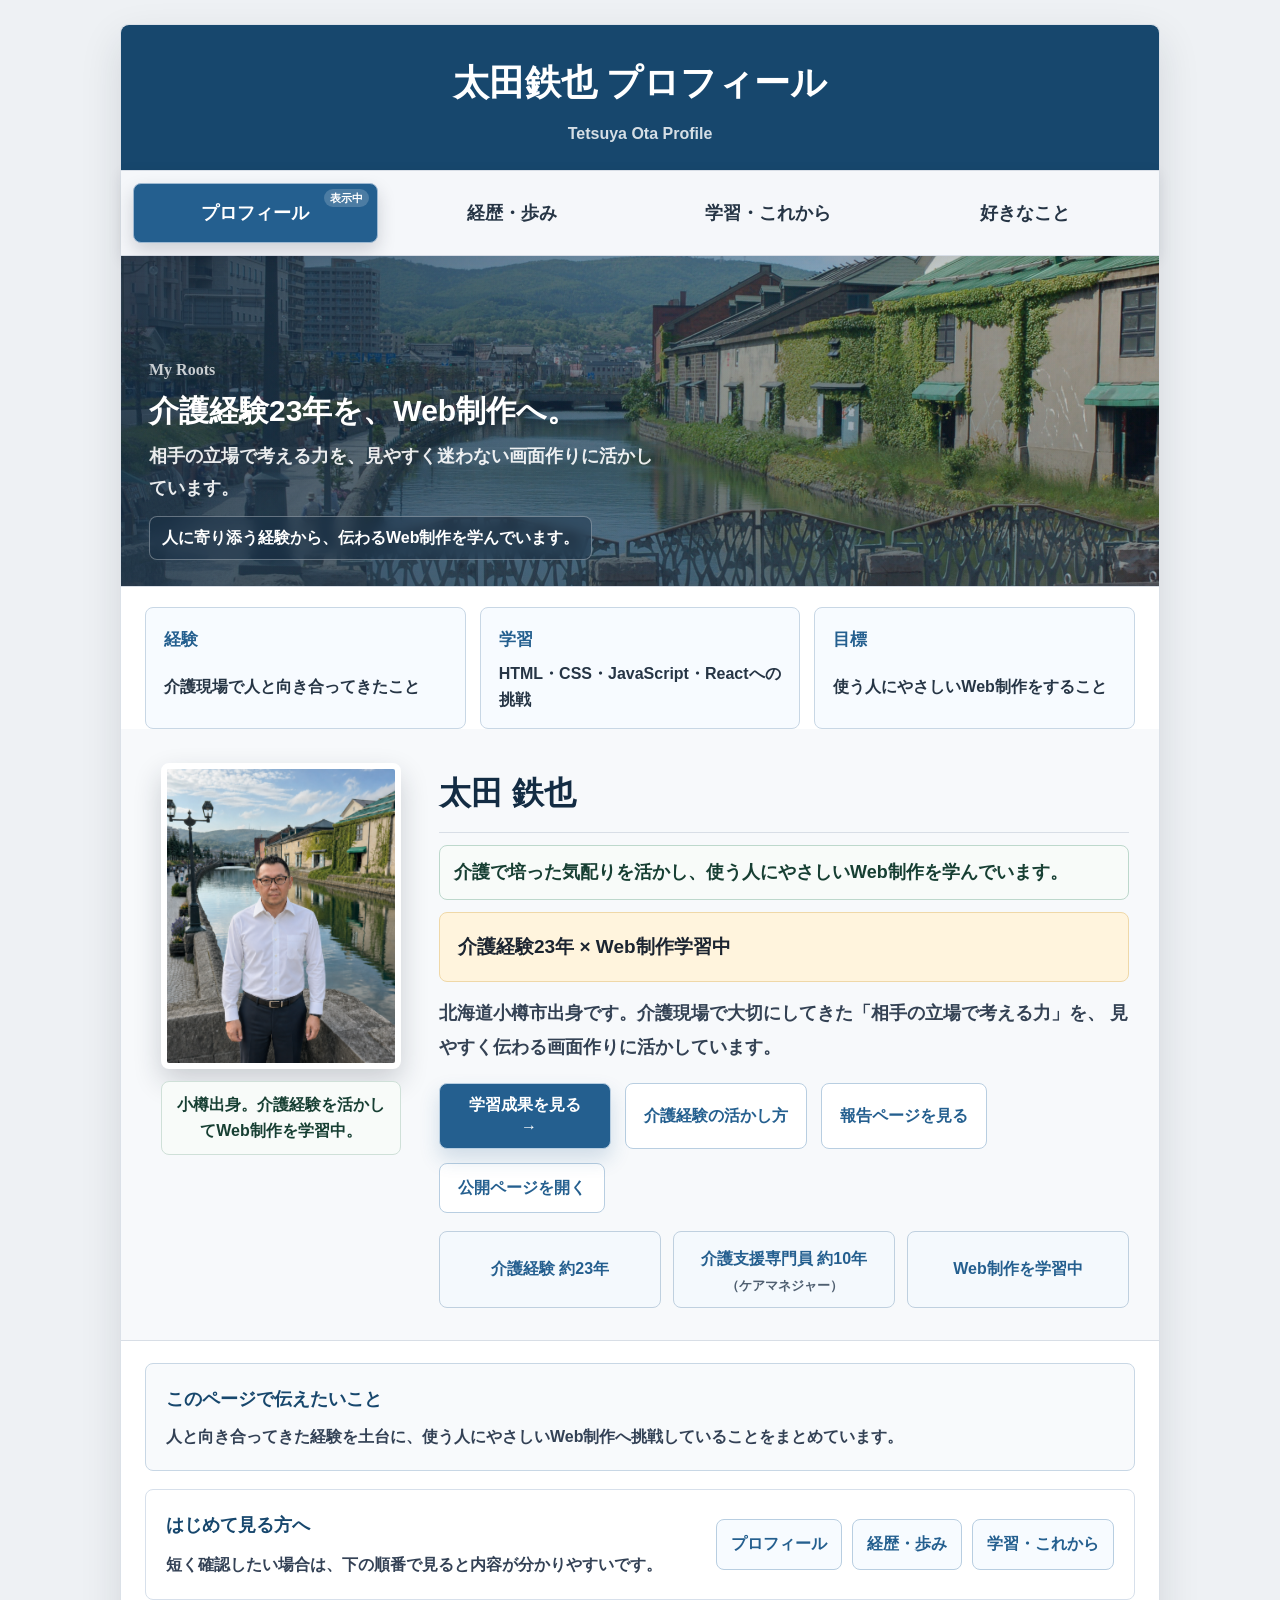
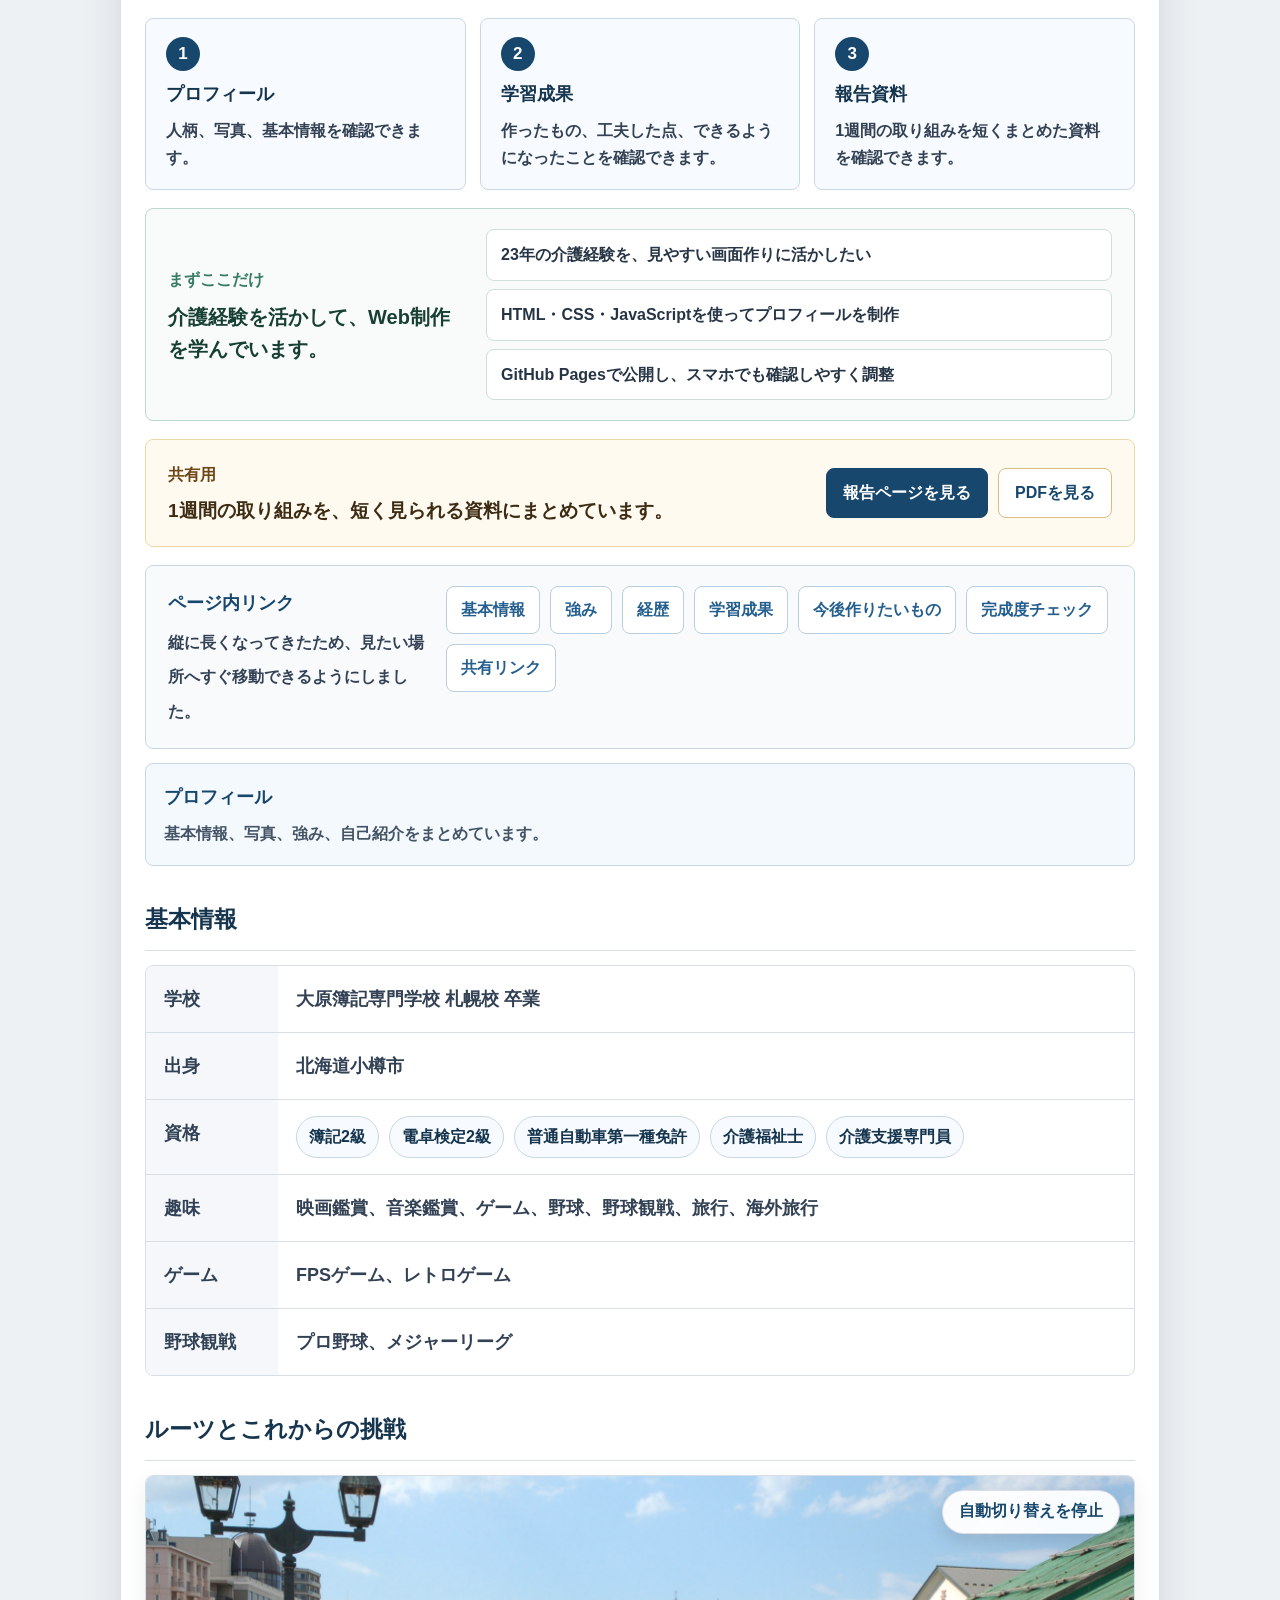
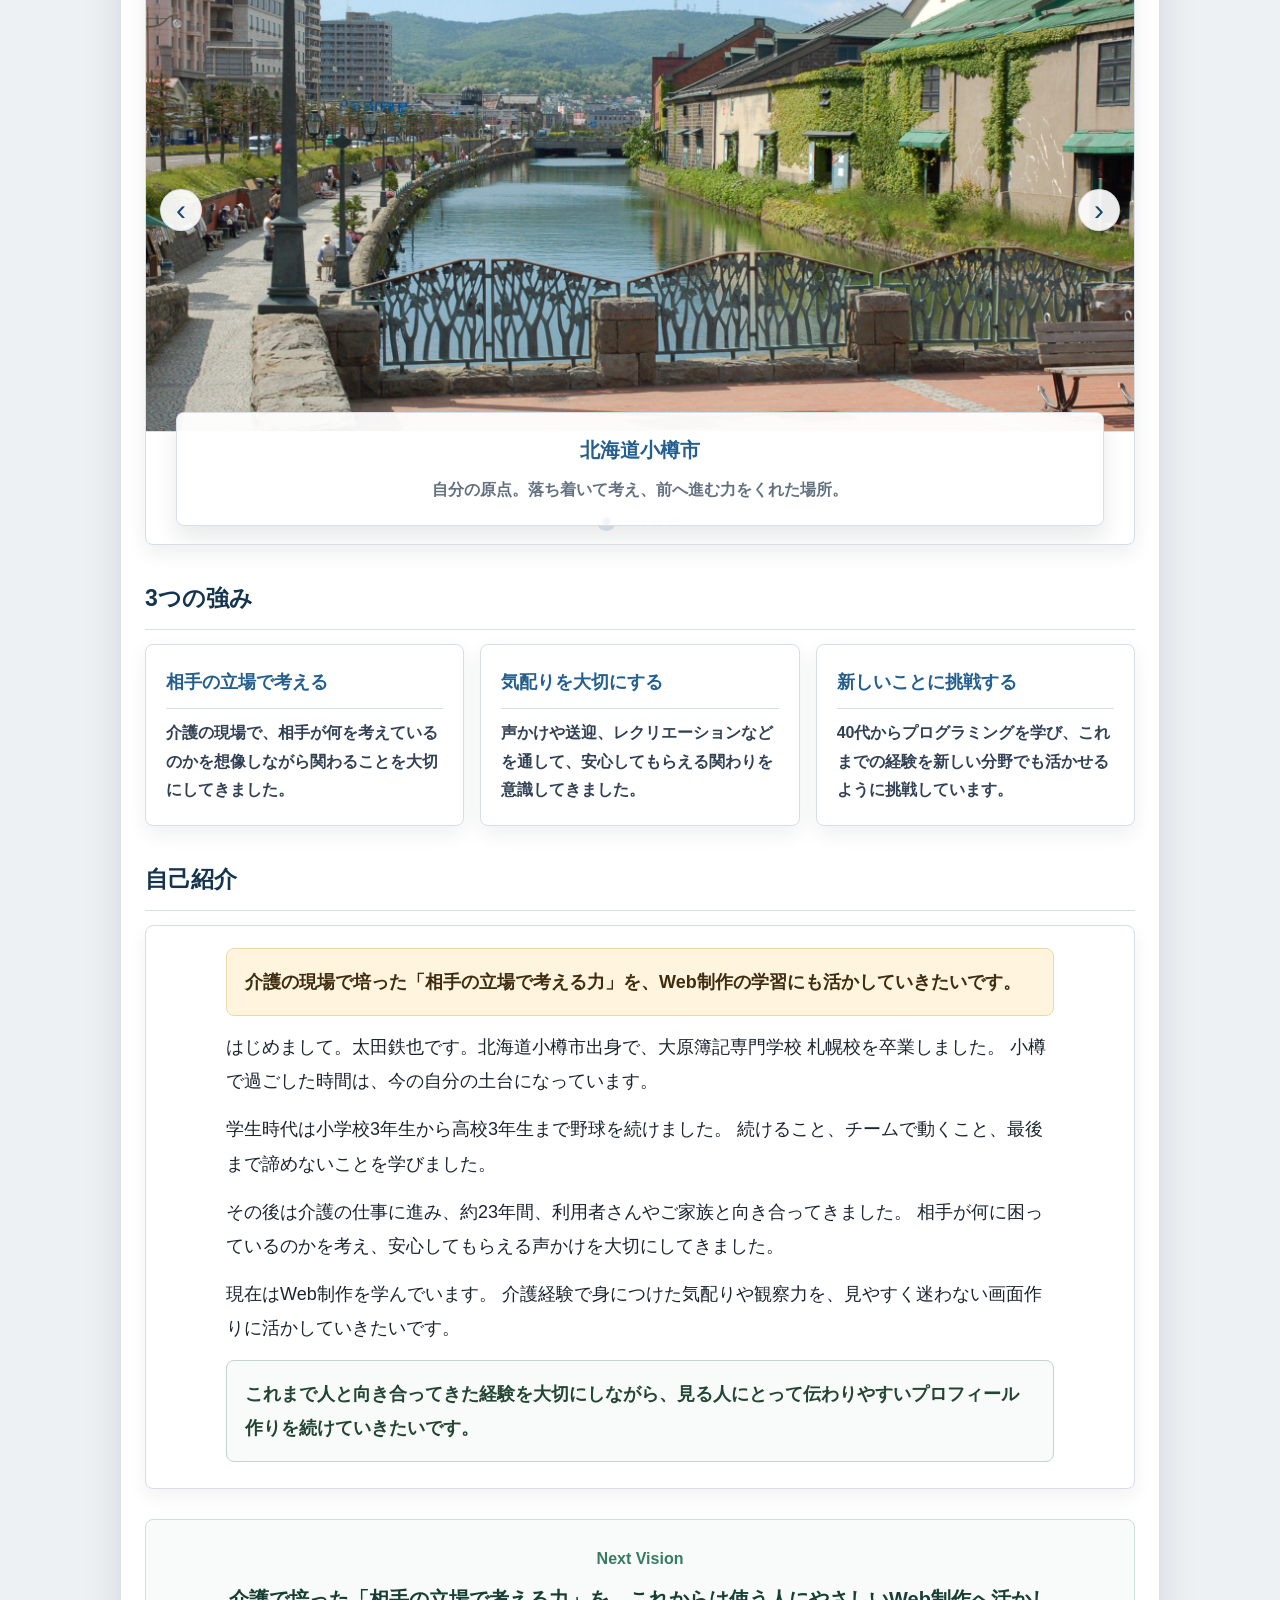
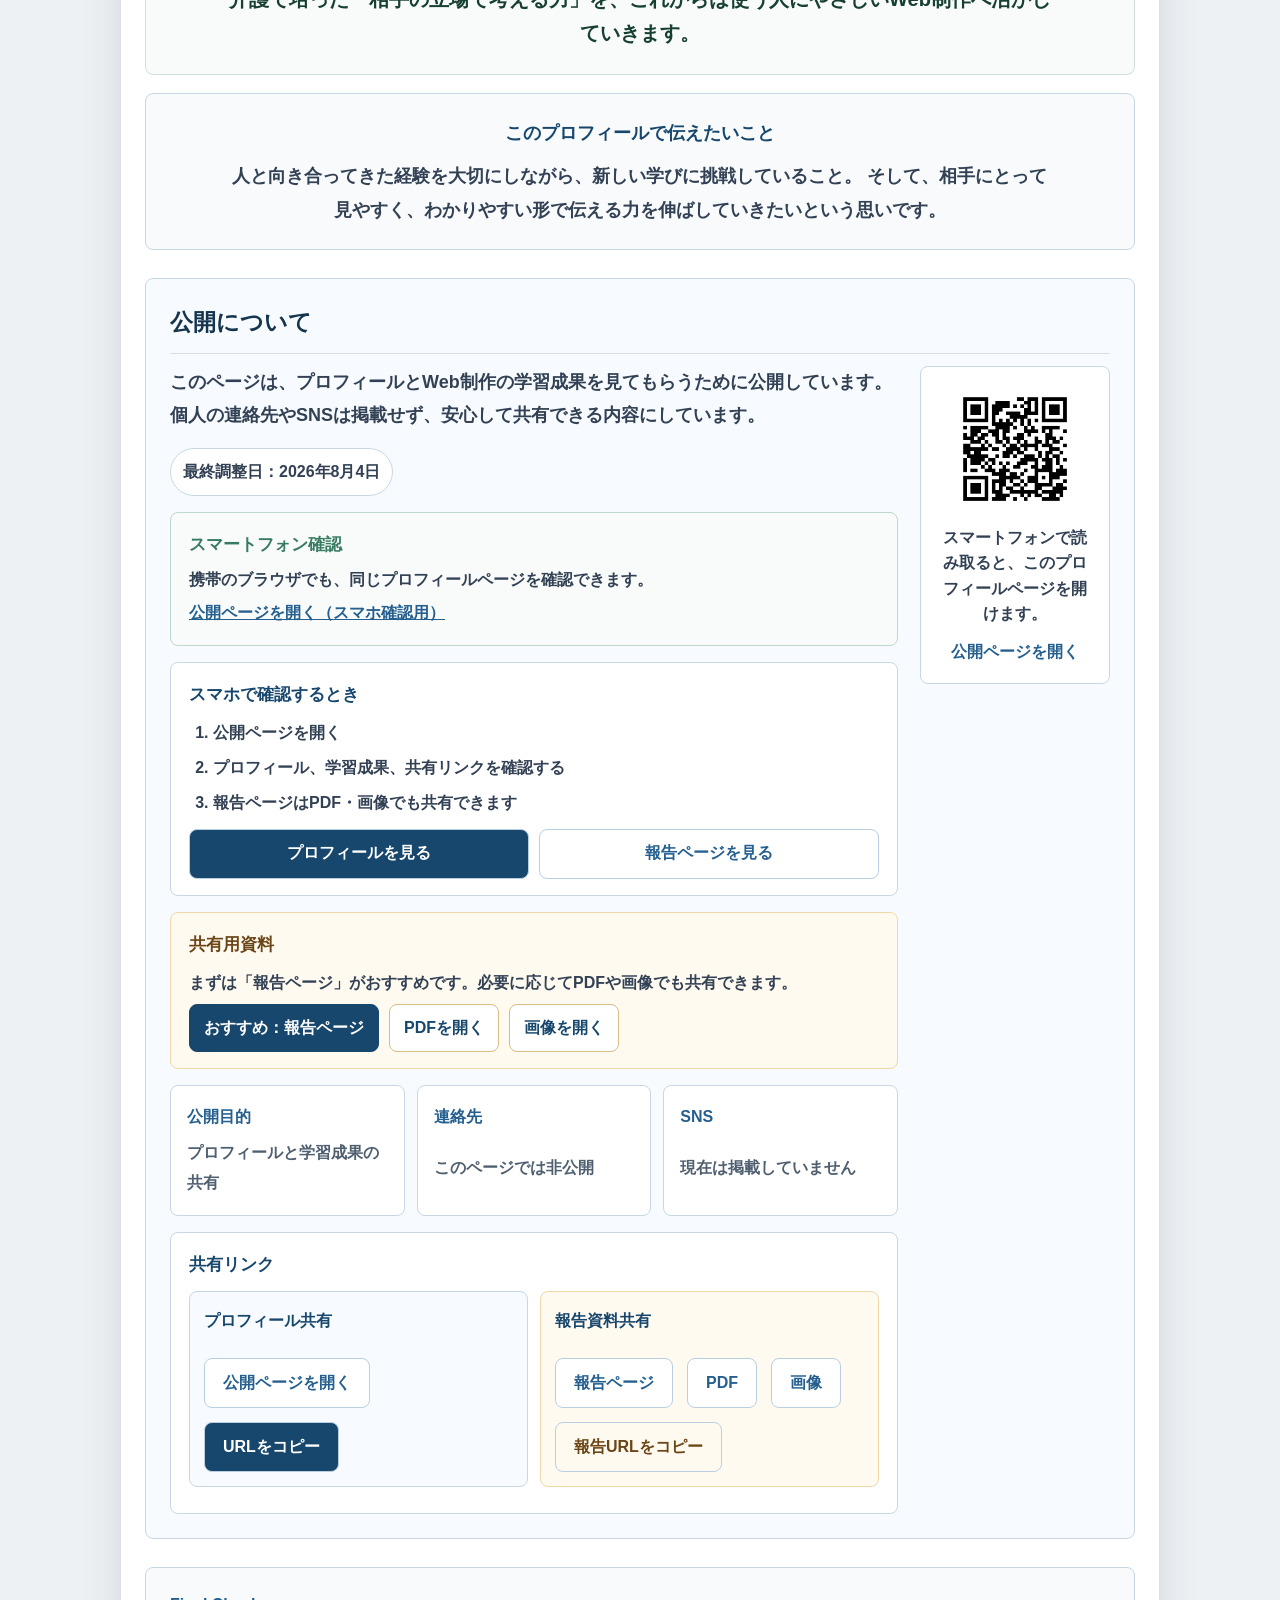
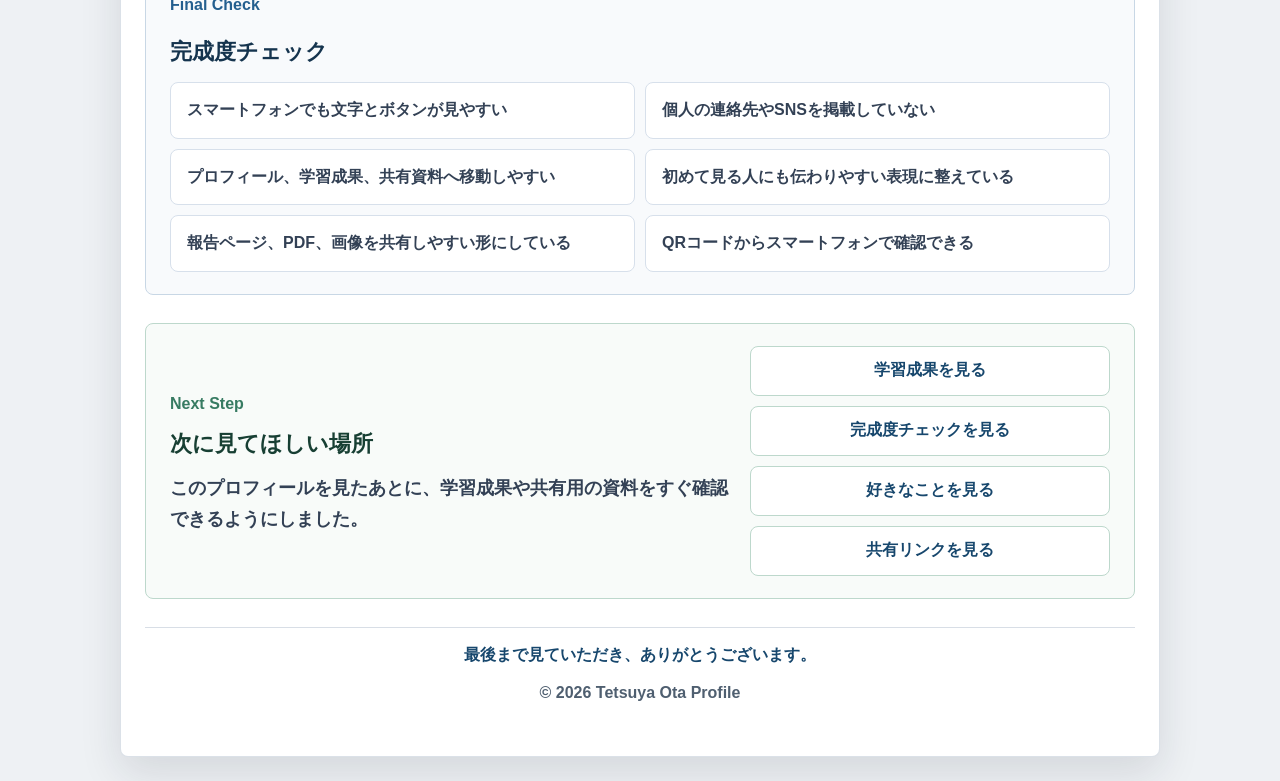
<file: index.html>
<!DOCTYPE html>
<html lang="ja">
<head>
  <meta charset="UTF-8">
  <meta name="viewport" content="width=device-width, initial-scale=1.0">
  <meta name="description" content="太田鉄也のプロフィールサイト。介護経験23年を土台に、使う人にやさしいWeb制作を学ぶ姿をまとめています。">
  <meta property="og:title" content="太田鉄也 プロフィール">
  <meta property="og:description" content="介護経験23年を土台に、使う人にやさしいWeb制作を学ぶ姿をまとめたプロフィールサイトです。">
  <meta property="og:type" content="website">
  <meta property="og:url" content="https://tetu5473.github.io/profile/">
  <meta property="og:image" content="https://tetu5473.github.io/profile/otaru-canal-real.jpg">
  <title>太田鉄也 プロフィール</title>
  <link rel="stylesheet" href="style.css?v=20260804-01">
</head>
<body>
  <main class="page">
    <header class="site-header">
      <h1>太田鉄也 プロフィール</h1>
      <p>Tetsuya Ota Profile</p>
    </header>

    <nav class="tab-nav" aria-label="プロフィールの表示切り替え" role="tablist">
      <button class="tab-button is-active" id="profile-tab-button" type="button" role="tab" aria-selected="true" aria-controls="profile-tab" data-tab="profile-tab">プロフィール</button>
      <button class="tab-button" id="history-tab-button" type="button" role="tab" aria-selected="false" aria-controls="history-tab" tabindex="-1" data-tab="history-tab">経歴・歩み</button>
      <button class="tab-button" id="learning-tab-button" type="button" role="tab" aria-selected="false" aria-controls="learning-tab" tabindex="-1" data-tab="learning-tab">学習・これから</button>
      <button class="tab-button" id="interest-tab-button" type="button" role="tab" aria-selected="false" aria-controls="interest-tab" tabindex="-1" data-tab="interest-tab">好きなこと</button>
    </nav>

    <section class="otaru-hero" aria-label="北海道小樽市のイメージ">
      <img src="otaru-canal-real.jpg" alt="北海道小樽市の小樽運河の風景写真" fetchpriority="high" decoding="async">
      <div class="otaru-hero-sweep" aria-hidden="true"></div>
      <div class="otaru-hero-text">
        <span>My Roots</span>
        <h2>介護経験23年を、Web制作へ。</h2>
        <p>相手の立場で考える力を、見やすく迷わない画面作りに活かしています。</p>
        <p class="hero-short-message">人に寄り添う経験から、伝わるWeb制作を学んでいます。</p>
      </div>
    </section>

    <section class="top-overview" aria-label="プロフィールの見どころ">
      <div>
        <strong>経験</strong>
        <span>介護現場で人と向き合ってきたこと</span>
      </div>
      <div>
        <strong>学習</strong>
        <span>HTML・CSS・JavaScript・Reactへの挑戦</span>
      </div>
      <div>
        <strong>目標</strong>
        <span>使う人にやさしいWeb制作をすること</span>
      </div>
    </section>

    <section class="profile">
      <div class="photo-frame">
        <img src="profile-photo-otaru-sharp-face.png" alt="太田鉄也のプロフィール写真" class="profile-photo">
        <p class="photo-note">小樽出身。介護経験を活かしてWeb制作を学習中。</p>
      </div>

      <div class="profile-main">
        <h2>太田 鉄也</h2>
        <p class="one-line-profile">
          介護で培った気配りを活かし、使う人にやさしいWeb制作を学んでいます。
        </p>
        <p class="catchcopy">
          介護経験23年 × Web制作学習中
        </p>
        <p class="lead">
          北海道小樽市出身です。介護現場で大切にしてきた「相手の立場で考える力」を、
          見やすく伝わる画面作りに活かしています。
        </p>
        <div class="profile-actions" aria-label="プロフィール内の主な導線">
          <button class="primary-action" type="button" data-open-tab="learning-tab" data-scroll-target="portfolio-section">学習成果を見る</button>
          <button type="button" data-open-tab="learning-tab" data-scroll-target="care-web-section">介護経験の活かし方</button>
          <a href="weekly-report.html">報告ページを見る</a>
          <a href="https://tetu5473.github.io/profile/" target="_blank" rel="noopener noreferrer">公開ページを開く</a>
        </div>
        <ul class="profile-points">
          <li>介護経験 約23年</li>
          <li><span>介護支援専門員 約10年</span><small>（ケアマネジャー）</small></li>
          <li>Web制作を学習中</li>
        </ul>
      </div>
    </section>

    <section class="share-note" aria-label="このページで伝えたいこと">
      <strong>このページで伝えたいこと</strong>
      <span>人と向き合ってきた経験を土台に、使う人にやさしいWeb制作へ挑戦していることをまとめています。</span>
    </section>

    <section class="viewer-guide" aria-label="初めて見る方への案内">
      <div>
        <strong>はじめて見る方へ</strong>
        <span>短く確認したい場合は、下の順番で見ると内容が分かりやすいです。</span>
      </div>
      <div class="viewer-guide-actions">
        <button type="button" data-open-tab="profile-tab">プロフィール</button>
        <button type="button" data-open-tab="history-tab">経歴・歩み</button>
        <button type="button" data-open-tab="learning-tab">学習・これから</button>
      </div>
    </section>

    <section class="view-flow" aria-label="おすすめの見る順番">
      <article>
        <span>1</span>
        <strong>プロフィール</strong>
        <p>人柄、写真、基本情報を確認できます。</p>
      </article>
      <article>
        <span>2</span>
        <strong>学習成果</strong>
        <p>作ったもの、工夫した点、できるようになったことを確認できます。</p>
      </article>
      <article>
        <span>3</span>
        <strong>報告資料</strong>
        <p>1週間の取り組みを短くまとめた資料を確認できます。</p>
      </article>
    </section>

    <section class="quick-read" aria-label="短く確認したい方へのまとめ">
      <div>
        <span>まずここだけ</span>
        <strong>介護経験を活かして、Web制作を学んでいます。</strong>
      </div>
      <ul>
        <li>23年の介護経験を、見やすい画面作りに活かしたい</li>
        <li>HTML・CSS・JavaScriptを使ってプロフィールを制作</li>
        <li>GitHub Pagesで公開し、スマホでも確認しやすく調整</li>
      </ul>
    </section>

    <section class="report-entry" aria-label="共有用資料への案内">
      <div>
        <span>共有用</span>
        <strong>1週間の取り組みを、短く見られる資料にまとめています。</strong>
      </div>
      <div class="report-entry-actions">
        <a href="weekly-report.html">報告ページを見る</a>
        <a href="weekly-report.pdf" target="_blank" rel="noopener noreferrer">PDFを見る</a>
      </div>
    </section>

    <section class="page-jump" aria-label="ページ内リンク">
      <div>
        <strong>ページ内リンク</strong>
        <span>縦に長くなってきたため、見たい場所へすぐ移動できるようにしました。</span>
      </div>
      <div class="page-jump-actions">
        <button type="button" data-open-tab="profile-tab" data-scroll-target="basic-info-section">基本情報</button>
        <button type="button" data-open-tab="profile-tab" data-scroll-target="strength-section">強み</button>
        <button type="button" data-open-tab="history-tab" data-scroll-target="history-section">経歴</button>
        <button type="button" data-open-tab="learning-tab" data-scroll-target="portfolio-section">学習成果</button>
        <button type="button" data-open-tab="learning-tab" data-scroll-target="future-app-section">今後作りたいもの</button>
        <button type="button" data-open-tab="learning-tab" data-scroll-target="quality-check-section">完成度チェック</button>
        <button type="button" data-open-tab="learning-tab" data-scroll-target="share-section">共有リンク</button>
      </div>
    </section>

    <div class="tab-status" id="tab-status" aria-live="polite">
      <strong>プロフィール</strong>
      <span>基本情報、写真、強み、自己紹介をまとめています。</span>
    </div>

    <div class="tab-panels">
      <div class="tab-panel is-active" id="profile-tab" role="tabpanel" aria-labelledby="profile-tab-button">
        <section class="content-block" id="basic-info-section">
          <h2>基本情報</h2>
          <table>
            <tr>
              <th>学校</th>
              <td>大原簿記専門学校 札幌校 卒業</td>
            </tr>
            <tr>
              <th>出身</th>
              <td>北海道小樽市</td>
            </tr>
            <tr>
              <th>資格</th>
              <td>
                <ul class="qualification-list">
                  <li>簿記2級</li>
                  <li>電卓検定2級</li>
                  <li>普通自動車第一種免許</li>
                  <li>介護福祉士</li>
                  <li>介護支援専門員</li>
                </ul>
              </td>
            </tr>
            <tr>
              <th>趣味</th>
              <td>映画鑑賞、音楽鑑賞、ゲーム、野球、野球観戦、旅行、海外旅行</td>
            </tr>
            <tr>
              <th>ゲーム</th>
              <td>FPSゲーム、レトロゲーム</td>
            </tr>
            <tr>
              <th>野球観戦</th>
              <td>プロ野球、メジャーリーグ</td>
            </tr>
          </table>
        </section>

        <section class="content-block image-story-block" id="roots-section">
          <h2>ルーツとこれからの挑戦</h2>
          <div class="story-carousel" aria-label="ルーツと挑戦の画像ギャラリー">
            <div class="story-slides">
              <figure class="story-slide is-active">
                <img src="otaru-canal-real.jpg" alt="小樽運河の実際の風景写真" decoding="async">
                <figcaption>
                  <strong>北海道小樽市</strong>
                  <span>自分の原点。落ち着いて考え、前へ進む力をくれた場所。</span>
                </figcaption>
              </figure>
              <figure class="story-slide">
                <img src="story-otaru-learning.png" alt="小樽の風景と学習机を組み合わせた画像" loading="lazy" decoding="async">
                <figcaption>
                  <strong>小樽から新しい挑戦へ</strong>
                  <span>原点を大切にしながら、新しい学びへ進んでいること。</span>
                </figcaption>
              </figure>
              <figure class="story-slide">
                <img src="story-programming-desk.png" alt="プログラミング学習をしている机の画像" loading="lazy" decoding="async">
                <figcaption>
                  <strong>プログラミング学習</strong>
                  <span>焦らず、基本から一つずつ積み重ねている姿勢。</span>
                </figcaption>
              </figure>
              <figure class="story-slide">
                <img src="story-care-tech.png" alt="介護経験とデジタルツールを組み合わせた画像" loading="lazy" decoding="async">
                <figcaption>
                  <strong>介護経験を活かす</strong>
                  <span>現場で学んだ気配りを、使いやすい画面作りにつなげたいこと。</span>
                </figcaption>
              </figure>
              <figure class="story-slide">
                <img src="image-coding.svg" alt="プログラミング学習をイメージした画像" loading="lazy" decoding="async">
                <figcaption>
                  <strong>これからの制作</strong>
                  <span>学んだことを形にし、伝わるプロフィールへ育てていくこと。</span>
                </figcaption>
              </figure>
            </div>
            <button class="story-arrow story-arrow-prev" type="button" aria-label="前の画像を表示">‹</button>
            <button class="story-arrow story-arrow-next" type="button" aria-label="次の画像を表示">›</button>
            <button class="story-toggle" type="button" aria-pressed="false">自動切り替えを停止</button>
            <div class="story-dots" aria-label="画像の位置">
              <button class="story-dot is-active" type="button" aria-label="1枚目を表示"></button>
              <button class="story-dot" type="button" aria-label="2枚目を表示"></button>
              <button class="story-dot" type="button" aria-label="3枚目を表示"></button>
              <button class="story-dot" type="button" aria-label="4枚目を表示"></button>
              <button class="story-dot" type="button" aria-label="5枚目を表示"></button>
            </div>
          </div>
        </section>

        <section class="content-block highlight-block" id="strength-section">
          <h2>3つの強み</h2>
          <div class="strength-grid">
            <div class="strength-card">
              <h3>相手の立場で考える</h3>
              <p>介護の現場で、相手が何を考えているのかを想像しながら関わることを大切にしてきました。</p>
            </div>
            <div class="strength-card">
              <h3>気配りを大切にする</h3>
              <p>声かけや送迎、レクリエーションなどを通して、安心してもらえる関わりを意識してきました。</p>
            </div>
            <div class="strength-card">
              <h3>新しいことに挑戦する</h3>
              <p>40代からプログラミングを学び、これまでの経験を新しい分野でも活かせるように挑戦しています。</p>
            </div>
          </div>
        </section>

        <section class="content-block" id="self-introduction-section">
          <h2>自己紹介</h2>
          <div class="readable-text">
            <p class="key-message">介護の現場で培った「相手の立場で考える力」を、Web制作の学習にも活かしていきたいです。</p>
            <p>
              はじめまして。太田鉄也です。北海道小樽市出身で、大原簿記専門学校 札幌校を卒業しました。
              小樽で過ごした時間は、今の自分の土台になっています。
            </p>
            <p>
              学生時代は小学校3年生から高校3年生まで野球を続けました。
              続けること、チームで動くこと、最後まで諦めないことを学びました。
            </p>
            <p>
              その後は介護の仕事に進み、約23年間、利用者さんやご家族と向き合ってきました。
              相手が何に困っているのかを考え、安心してもらえる声かけを大切にしてきました。
            </p>
            <p>
              現在はWeb制作を学んでいます。
              介護経験で身につけた気配りや観察力を、見やすく迷わない画面作りに活かしていきたいです。
            </p>
            <p class="self-summary">
              これまで人と向き合ってきた経験を大切にしながら、見る人にとって伝わりやすいプロフィール作りを続けていきたいです。
            </p>
          </div>
        </section>
      </div>

      <div class="tab-panel" id="history-tab" role="tabpanel" aria-labelledby="history-tab-button" hidden>
        <section class="content-block" id="history-section">
          <h2>経歴</h2>
          <table>
            <tr>
              <th>出身</th>
              <td>北海道小樽市</td>
            </tr>
            <tr>
              <th>学歴</th>
              <td>大原簿記専門学校 札幌校 卒業</td>
            </tr>
            <tr>
              <th>資格</th>
              <td>
                <ul class="qualification-list">
                  <li>簿記2級</li>
                  <li>電卓検定2級</li>
                  <li>普通自動車第一種免許</li>
                  <li>介護福祉士</li>
                  <li>介護支援専門員</li>
                </ul>
              </td>
            </tr>
            <tr>
              <th>介護職</th>
              <td>
                介護の仕事には、トータルで約23年間携わっています。デイケアサービスで約5年間勤務した後、
                介護福祉士としてグループホーム、小規模多機能型施設、老人保健施設などで経験を積みました。
              </td>
            </tr>
            <tr>
              <th>ケアマネ</th>
              <td>
                介護支援専門員に合格後、約10年間ケアマネジャーとして従事しています。
                現場と相談支援の両方を経験し、人の状況を整理して伝える大切さを学んできました。
              </td>
            </tr>
            <tr>
              <th>仕事で学んだこと</th>
              <td>
                利用者さんから「ありがとう」と言われたときに、大きなやりがいを感じてきました。
                認知症の方と関わる中では、こちらの考えを押し付けず、相手の気持ちを想像して対応することを大切にしてきました。
              </td>
            </tr>
            <tr>
              <th>強み</th>
              <td>
                相手の立場で物事を考え、気配りをしながら行動することです。
                レクリエーションや送迎、声かけの場面でも、安心してもらえる関わりを意識してきました。
              </td>
            </tr>
            <tr>
              <th>転機</th>
              <td>
                40代に入り、これからの人生を考える中で「今のままで本当にいいのか」と感じるようになりました。
                Web制作の学習を始め、これまでの経験を新しい形で活かすことに挑戦しています。
              </td>
            </tr>
            <tr>
              <th>野球経験</th>
              <td>小学校3年生から高校3年生まで野球を経験。高校時代は硬式野球部で、ポジションはファースト。</td>
            </tr>
          </table>
        </section>

        <section class="content-block">
          <h2>これまでの歩み</h2>
          <ol class="timeline">
            <li>
              <strong>小樽で育ち、野球に打ち込む</strong>
              <span>学生時代は野球を通して、継続することや仲間と頑張ることを学びました。</span>
            </li>
            <li>
              <strong>専門学校で資格取得に取り組む</strong>
              <span>簿記や電卓、公務員試験の勉強に取り組み、学ぶことの大切さを経験しました。</span>
            </li>
            <li>
              <strong>介護の現場で23年、人と向き合う</strong>
              <span>介護職・介護福祉士・介護支援専門員として、利用者さんやご家族と関わり、人の立場に立つことを学びました。</span>
            </li>
            <li>
              <strong>40代からプログラミングに挑戦</strong>
              <span>このままでいいのかという思いから、人生を変えるために新しい分野へ挑戦しています。</span>
            </li>
            <li>
              <strong>経験をWeb制作に活かす</strong>
              <span>相手の立場で考える力を、見やすく迷わないページ作りに活かしていきたいです。</span>
            </li>
          </ol>
          <div class="history-summary">
            <strong>今につながっていること</strong>
            <p>
              野球で学んだ継続力、介護の現場で身につけた気配り、ケアマネジャーとしての整理して伝える力。
              これらを土台に、今は「見る人に伝わるプロフィール作り」と「使いやすい画面作り」を学んでいます。
            </p>
          </div>
        </section>
      </div>

      <div class="tab-panel" id="learning-tab" role="tabpanel" aria-labelledby="learning-tab-button" hidden>
        <section class="content-block vision-block">
          <h2>Web制作を学ぶ理由</h2>
          <div class="readable-text">
            <p class="key-message">将来の選択肢を広げ、これまでの経験を新しい形で活かすために、Web制作を学んでいます。</p>
            <p>
              介護の仕事を続ける中で、これからの働き方や成長について考えるようになりました。
              その中で、自分の経験を新しい形で活かせるWeb制作に関心を持ちました。
            </p>
            <p>
              ただ技術を覚えるだけではなく、見る人にとってわかりやすく、
              迷わず読めるページを作れる人を目指しています。
            </p>
            <p>
              介護の現場で学んだ「相手の状況を想像する力」を、
              文章の整理や画面の導線作りにも活かしていきたいです。
            </p>
          </div>
        </section>

        <section class="content-block">
          <h2>これから</h2>
          <div class="future-grid">
            <article>
              <h3>働き方を変える</h3>
              <p>Web制作の学習を通して、将来の選択肢を広げていきたいです。</p>
            </article>
            <article>
              <h3>介護経験を活かす</h3>
              <p>相手に伝わりやすい文章や、見やすい画面構成を考えられる人を目指したいです。</p>
            </article>
            <article>
              <h3>世界を見て知見を広げる</h3>
              <p>国内外のさまざまな土地を訪れ、いつかフィンランドでオーロラを見ることも目標の一つです。</p>
            </article>
          </div>
          <p class="future-note">
            これまでの経歴は、決して順調なことばかりではありませんでした。
            それでも、ありのままの自分を受け止めながら、素直に学び続ける姿勢を大切にしたいです。
          </p>
        </section>

        <section class="content-block skill-block">
          <h2>学習しているスキル</h2>
          <p>
            Webページがどのように作られているのかを理解するために、まずは基本となるHTML、CSS、JavaScriptを中心に学んでいます。
            まだ学習中ですが、少しずつ「読むだけ」ではなく「自分で作って試す」ことを大切にしています。
          </p>
          <div class="skill-grid">
            <article>
              <h3>HTML</h3>
              <p>文章、見出し、画像、表など、ページの内容を組み立てるための言語として学んでいます。</p>
            </article>
            <article>
              <h3>CSS</h3>
              <p>色、余白、文字の大きさ、スマートフォン対応など、見やすい画面に整える方法を学んでいます。</p>
            </article>
            <article>
              <h3>JavaScript</h3>
              <p>タブの切り替えやボタン操作など、ページに動きをつけるための基本を学んでいます。</p>
            </article>
            <article>
              <h3>Git・GitHub</h3>
              <p>作ったファイルを記録し、変更の履歴を残しながら制作を進める方法を学んでいます。</p>
            </article>
          </div>
        </section>

        <section class="content-block reference-block">
          <h2>学習で参考にしているコンテンツ</h2>
          <p>
            Web制作やプログラミングの学習では、プロアカのYouTube動画を参考にしながら、
            HTML・CSS・JavaScriptの基礎やReact、実際に手を動かして作る流れを学んでいます。
          </p>
          <div class="external-link-note">
            <strong>外部サイトへ移動します</strong>
            <span>クリックすると、学習の参考にしているプロアカのYouTubeチャンネルが別タブで開きます。</span>
          </div>
          <a class="reference-link" href="https://www.youtube.com/@%E3%83%97%E3%83%AD%E3%82%A2%E3%82%AB" target="_blank" rel="noopener noreferrer">
            プロアカ YouTubeチャンネルを別タブで開く
          </a>
          <p class="reference-note">
            参考にしている学習コンテンツとして紹介しています。公式な所属や公認を示すものではありません。
          </p>
        </section>

        <section class="content-block goal-block" id="care-web-section">
          <h2>介護経験を活かして挑戦したいこと</h2>
          <p>
            介護の現場では、記録、情報共有、予定調整、家族や関係機関との連絡など、
            利用者さんと向き合う時間以外にも多くの業務があります。
            そうした現場の負担を少しでも減らし、働く人が利用者さんに向き合う時間を増やせるような仕組みに関心があります。
          </p>
          <div class="experience-bridge" aria-label="介護経験とWeb制作のつながり">
            <strong>介護経験をWeb制作に活かす視点</strong>
            <span>相手の状況を想像する力、わかりやすく伝える力、迷わない導線を考える力を、画面作りにも活かしたいです。</span>
          </div>
          <div class="goal-grid">
            <article>
              <h3>介護記録をわかりやすくする</h3>
              <p>日々の記録を入力しやすく、あとから確認しやすい形に整理できるツールを作ってみたいです。</p>
            </article>
            <article>
              <h3>情報共有をスムーズにする</h3>
              <p>申し送りや利用者さんの変化を、職員同士でわかりやすく共有できる仕組みに関心があります。</p>
            </article>
            <article>
              <h3>予定や業務を見える化する</h3>
              <p>通院、面談、サービス調整、書類作成などの予定を整理し、抜けや漏れを減らせる画面を考えたいです。</p>
            </article>
          </div>
          <div class="future-app-note" id="future-app-section" aria-label="今後作りたいもの">
            <strong>今後作りたいもの</strong>
            <p>
              介護現場で使いやすい「記録」「申し送り」「予定確認」のような小さなWebアプリを作ってみたいです。
              現場で働く人が迷わず使える、分かりやすい画面作りを目指します。
            </p>
          </div>
        </section>

        <section class="message-block">
          <span>My Motto</span>
          <p>自分に正直に、素直に学び、諦めずに人生を変えていく。</p>
        </section>

        <section class="content-block portfolio-block" id="portfolio-section">
          <h2>学習成果・ポートフォリオ</h2>
          <p class="portfolio-intro">
            作ったもの、学んだこと、工夫したことを短く整理しています。
          </p>
          <div class="portfolio-highlight" aria-label="学習成果の要約">
            <strong>今回の成果</strong>
            <span>プロフィールサイトを作り、GitHub Pagesで公開し、PCとスマートフォンで見やすく調整しました。</span>
          </div>
          <div class="learning-achievement" aria-label="学習成果の要点">
            <div>
              <span>できたこと</span>
              <strong>公開ページとして見せられる形にした</strong>
              <p>プロフィール、画像、タブ、共有リンクを整え、初めて見る人にも流れが伝わるようにしました。</p>
            </div>
            <div>
              <span>確認したこと</span>
              <strong>PC・スマホで読みやすくした</strong>
              <p>文字の大きさ、ボタンの押しやすさ、余白を調整し、携帯でも確認しやすくしました。</p>
            </div>
          </div>
          <div class="work-showcase" aria-label="作品紹介として見てほしいポイント">
            <strong>作品紹介として見てほしいところ</strong>
            <div>
              <article>
                <span>制作物</span>
                <p>自分の経験、学習内容、好きなことを1ページで見られるプロフィールサイトです。</p>
              </article>
              <article>
                <span>操作</span>
                <p>タブ切り替え、画像の切り替え、上へ戻るボタン、共有リンクを入れています。</p>
              </article>
              <article>
                <span>工夫</span>
                <p>初めて見る人が迷わないように、文章、余白、ボタン、スマホ表示を調整しています。</p>
              </article>
            </div>
          </div>
          <figure class="portfolio-preview">
            <img src="profile-preview.png" alt="プロフィールサイトの画面プレビュー" loading="lazy" decoding="async">
            <figcaption>
              <strong>画面プレビュー</strong>
              <span>公開しているプロフィールサイトの見た目を、作品紹介として確認できます。</span>
            </figcaption>
          </figure>
          <div class="portfolio-summary" aria-label="制作物の概要">
            <div>
              <strong>公開済み</strong>
              <span>プロフィールサイト</span>
            </div>
            <div>
              <strong>改善中</strong>
              <span>文章・画像・スマホ表示</span>
            </div>
            <div>
              <strong>学習中</strong>
              <span>HTML・CSS・JavaScript・React</span>
            </div>
          </div>
          <div class="production-result" aria-label="制作実績の要点">
            <strong>制作実績として伝えたいこと</strong>
            <div class="production-grid">
              <div>
                <span>使った技術</span>
                <p>HTML、CSS、JavaScriptで、タブ切り替えや画像表示、URLコピーを作りました。</p>
              </div>
              <div>
                <span>工夫した点</span>
                <p>初めて見る人が迷わないように、文章量、余白、ボタン、スマホ表示を調整しました。</p>
              </div>
              <div>
                <span>公開方法</span>
                <p>GitHub Pagesで公開し、URLやQRコードから確認できる形にしました。</p>
              </div>
            </div>
          </div>
          <div class="before-after-note" aria-label="改善したことのまとめ">
            <strong>改善したこと</strong>
            <p>
              最初は文章や画像を並べるだけでしたが、今はタブ、画像の切り替え、共有リンク、
              スマートフォン用メニューを入れて、見る人が迷いにくいプロフィールに近づけています。
            </p>
          </div>
          <div class="progress-board" aria-label="完成、改善中、次にやること">
            <div class="progress-card progress-done">
              <span>完成</span>
              <strong>プロフィール公開</strong>
              <p>GitHub Pagesで公開し、PCとスマートフォンで確認できる状態にしました。</p>
            </div>
            <div class="progress-card progress-active">
              <span>改善中</span>
              <strong>読みやすさ調整</strong>
              <p>文章量、余白、ボタンの押しやすさを見直しています。</p>
            </div>
            <div class="progress-card progress-next">
              <span>次にやること</span>
              <strong>公開後の最終確認</strong>
              <p>GitHub反映後、スマートフォンで表示と共有リンクを確認します。</p>
            </div>
          </div>
          <div class="learning-result" aria-label="この制作でできるようになったこと">
            <strong>この制作でできるようになったこと</strong>
            <ul>
              <li><strong>文章整理</strong><span>自分の経験を、初めて見る人にも伝わる文章へまとめました。</span></li>
              <li><strong>画面操作</strong><span>タブ、ボタン、上へ戻る導線で、見たい情報へ移動しやすくしました。</span></li>
              <li><strong>公開準備</strong><span>公開URL、QRコード、PDF、画像で共有しやすい形にしました。</span></li>
              <li><strong>表示確認</strong><span>PCとスマートフォンで、文字の見やすさと押しやすさを確認しました。</span></li>
            </ul>
          </div>
          <div class="portfolio-list">
            <div class="portfolio-card">
              <div>
                <span class="portfolio-label">作ったもの</span>
                <h3>プロフィールホームページ</h3>
                <p>
                  自分の経歴、強み、趣味、学習目標を1ページにまとめた自己紹介サイトです。
                  HTML・CSS・JavaScriptで、タブ切り替えや上へ戻るボタンも作りました。
                </p>
              </div>
              <ul class="portfolio-points">
                <li>自分の経験を読みやすく整理</li>
                <li>タブで情報を切り替えられる構成</li>
                <li>スマートフォンでも見やすい表示</li>
              </ul>
            </div>

            <div class="portfolio-card">
              <div>
                <span class="portfolio-label">できるようになったこと</span>
                <h3>GitHub Pagesでの公開</h3>
                <p>
                  作成したプロフィールサイトをGitHubで管理し、GitHub Pagesで公開しました。
                  PCとスマートフォンの両方で見やすいように調整しています。
                </p>
              </div>
              <ul class="portfolio-points">
                <li>GitHubでファイルを管理</li>
                <li>公開URLで誰でも確認可能</li>
                <li>QRコードからスマホで確認可能</li>
              </ul>
            </div>

            <div class="portfolio-card portfolio-card-profile">
              <div>
                <span class="portfolio-label">工夫したところ</span>
                <h3>見やすいプロフィール構成</h3>
                <p>
                  初めて見る人にも伝わるように、プロフィール、経歴、学習、好きなことをタブで分けました。
                  小樽の画像やプロフィール写真を使い、人柄と歩みが伝わるように整えています。
                </p>
                <div class="portfolio-detail-grid" aria-label="プロフィールサイトで工夫したこと">
                  <div>
                    <strong>文章</strong>
                    <span>長すぎる説明を整理し、初心者にも読みやすい言葉に調整。</span>
                  </div>
                  <div>
                    <strong>画像</strong>
                    <span>小樽のルーツと学習への挑戦が伝わる画像表示を追加。</span>
                  </div>
                  <div>
                    <strong>操作</strong>
                    <span>タブ、ボタン、上へ戻る導線で見たい情報へ移動しやすく調整。</span>
                  </div>
                </div>
              </div>
              <ul class="portfolio-points">
                <li>プロフィールだけに内容を整理</li>
                <li>小樽のルーツを画像で表現</li>
                <li>スマホでも読みやすい構成</li>
                <li>公開ページとして確認済み</li>
              </ul>
            </div>

            <div class="portfolio-card portfolio-card-next">
              <div>
                <span class="portfolio-label">次に整えるところ</span>
                <h3>プロフィールの継続改善</h3>
                <p>
                  今後は、文章、画像、スマートフォンでの見え方を確認しながら、
                  公開用プロフィールとしてさらに整えていきます。
                </p>
              </div>
              <ul class="portfolio-points">
                <li>文章量を定期的に見直す</li>
                <li>画像の印象を確認する</li>
                <li>スマホ表示を最終確認する</li>
              </ul>
            </div>
          </div>
        </section>

        <section class="content-block intent-block">
          <h2>このサイトを作った理由</h2>
          <div class="readable-text">
            <p class="key-message">このサイトは、Web制作の学習成果として、自分のことをわかりやすく伝えるために作りました。</p>
            <p>
              初めて見る人にも、これまでの経験と、今なぜプログラミングを学んでいるのかが伝わるように意識しました。
              プロフィール、経歴、学習目標、好きなことに分けて、読みたい情報を探しやすくしています。
            </p>
            <p>
              工夫した点は、介護の経験とこれから学びたいITの分野をつなげて説明したことです。
              「人と向き合ってきた経験」を、今後は「使う人にとってわかりやすい画面作り」に活かしていきたいと考えています。
            </p>
          </div>
        </section>

        <section class="content-block">
          <h2>制作・学習活動</h2>
          <table>
            <tr>
              <th>制作</th>
              <td>
                プロフィールホームページを制作。
                HTMLとCSSを使い、自分の経歴・趣味・写真を掲載した自己紹介ページを作成しました。
              </td>
            </tr>
            <tr>
              <th>学習中</th>
              <td>
                プログラミングやWeb制作を学習中です。
                自分の人となりが伝わるページ作りを目標にしています。
              </td>
            </tr>
            <tr>
              <th>今後</th>
              <td>
                JavaScriptを使った動きのあるページや、映画・音楽・ゲーム・野球・旅行など、
                自分の好きなことを紹介できるサイト制作にも挑戦したいです。
              </td>
            </tr>
          </table>
        </section>
      </div>

      <div class="tab-panel" id="interest-tab" role="tabpanel" aria-labelledby="interest-tab-button" hidden>
        <section class="content-block">
          <h2>好きなこと</h2>
          <p class="interest-lead">
            趣味は、人柄が伝わる大切な部分だと思っています。楽しむ時間が、学習を続ける力にもつながっています。
          </p>
          <div class="interest-grid">
            <article class="interest-card">
              <h3>映画</h3>
              <span class="interest-tag">アクション・SF</span>
              <p>
                ジャッキー・チェンの映画や「ターミネーター」がきっかけで好きになりました。
                スピード感のある作品が好きです。
              </p>
            </article>
            <article class="interest-card">
              <h3>音楽</h3>
              <span class="interest-tag">J-POP・洋楽</span>
              <p>
                J-POP、韓国の音楽、洋楽まで幅広く聴きます。
                その時の気分に合う曲を楽しんでいます。
              </p>
            </article>
            <article class="interest-card">
              <h3>ゲーム</h3>
              <span class="interest-tag">FPS・レトロゲーム</span>
              <p>
                仲間と協力して遊ぶゲームが好きです。
                レトロゲームでは、くにおくんシリーズやドラゴンクエストシリーズが印象に残っています。
              </p>
            </article>
            <article class="interest-card">
              <h3>野球</h3>
              <span class="interest-tag">プレー経験・観戦</span>
              <p>
                野球は小学校3年生から高校3年生まで続けました。
                今は観戦が中心で、日本ハムやメジャーリーグにも注目しています。
              </p>
            </article>
            <article class="interest-card">
              <h3>旅行</h3>
              <span class="interest-tag">国内外の景色</span>
              <p>
                海外ではフィリピンやグアムに行った経験があります。
                違う街の雰囲気や価値観に触れたことが、自分の視野を広げるきっかけになりました。
              </p>
            </article>
          </div>
          <p class="interest-summary">
            好きなことを大切にしながら、新しい学びにも前向きに取り組んでいます。
          </p>
        </section>
      </div>
    </div>

    <section class="closing-message" aria-label="これから目指すこと">
      <span>Next Vision</span>
      <p>介護で培った「相手の立場で考える力」を、これからは使う人にやさしいWeb制作へ活かしていきます。</p>
    </section>

    <section class="profile-closing-note" aria-label="プロフィールのまとめ">
      <strong>このプロフィールで伝えたいこと</strong>
      <p>
        人と向き合ってきた経験を大切にしながら、新しい学びに挑戦していること。
        そして、相手にとって見やすく、わかりやすい形で伝える力を伸ばしていきたいという思いです。
      </p>
    </section>

    <section class="content-block contact-block" id="share-section">
      <h2>公開について</h2>
      <div class="public-info">
        <div>
          <p>
            このページは、プロフィールとWeb制作の学習成果を見てもらうために公開しています。
            個人の連絡先やSNSは掲載せず、安心して共有できる内容にしています。
          </p>
          <p class="updated-note">最終調整日：2026年8月4日</p>
          <div class="mobile-check-note">
            <strong>スマートフォン確認</strong>
            <span>携帯のブラウザでも、同じプロフィールページを確認できます。</span>
            <a href="https://tetu5473.github.io/profile/" target="_blank" rel="noopener noreferrer">公開ページを開く（スマホ確認用）</a>
          </div>
          <div class="mobile-share-guide" aria-label="スマートフォンで共有するときの案内">
            <strong>スマホで確認するとき</strong>
            <ol>
              <li>公開ページを開く</li>
              <li>プロフィール、学習成果、共有リンクを確認する</li>
              <li>報告ページはPDF・画像でも共有できます</li>
            </ol>
            <div class="mobile-share-actions">
              <a href="https://tetu5473.github.io/profile/" target="_blank" rel="noopener noreferrer">プロフィールを見る</a>
              <a href="weekly-report.html">報告ページを見る</a>
            </div>
          </div>
          <div class="report-share-note">
            <strong>共有用資料</strong>
            <span>まずは「報告ページ」がおすすめです。必要に応じてPDFや画像でも共有できます。</span>
            <div>
              <a class="recommended-report-link" href="weekly-report.html">おすすめ：報告ページ</a>
              <a href="weekly-report.pdf" target="_blank" rel="noopener noreferrer">PDFを開く</a>
              <a href="weekly-report.png" target="_blank" rel="noopener noreferrer">画像を開く</a>
            </div>
          </div>
          <ul class="contact-list">
            <li><strong>公開目的</strong><span>プロフィールと学習成果の共有</span></li>
            <li><strong>連絡先</strong><span>このページでは非公開</span></li>
            <li><strong>SNS</strong><span>現在は掲載していません</span></li>
          </ul>
          <div class="share-panel" aria-label="共有リンク">
            <strong>共有リンク</strong>
            <div class="share-groups">
              <div class="share-group">
                <span>プロフィール共有</span>
                <div class="share-actions">
                  <a href="https://tetu5473.github.io/profile/" target="_blank" rel="noopener noreferrer">公開ページを開く</a>
                  <button class="copy-link-button" type="button" data-url="https://tetu5473.github.io/profile/">URLをコピー</button>
                </div>
              </div>
              <div class="share-group">
                <span>報告資料共有</span>
                <div class="share-actions">
                  <a href="weekly-report.html">報告ページ</a>
                  <a href="weekly-report.pdf" target="_blank" rel="noopener noreferrer">PDF</a>
                  <a href="weekly-report.png" target="_blank" rel="noopener noreferrer">画像</a>
                  <button class="copy-report-button" type="button" data-url="https://tetu5473.github.io/profile/weekly-report.html">報告URLをコピー</button>
                </div>
              </div>
            </div>
            <span class="copy-status" aria-live="polite" role="status"></span>
          </div>
        </div>
        <div class="qr-card">
          <img src="profile-qr.png" alt="プロフィールサイト公開URLのQRコード">
          <p>スマートフォンで読み取ると、このプロフィールページを開けます。</p>
          <a href="https://tetu5473.github.io/profile/">公開ページを開く</a>
        </div>
      </div>
    </section>

    <section class="final-check" id="quality-check-section" aria-label="完成度チェック">
      <span>Final Check</span>
      <h2>完成度チェック</h2>
      <ul>
        <li>スマートフォンでも文字とボタンが見やすい</li>
        <li>個人の連絡先やSNSを掲載していない</li>
        <li>プロフィール、学習成果、共有資料へ移動しやすい</li>
        <li>初めて見る人にも伝わりやすい表現に整えている</li>
        <li>報告ページ、PDF、画像を共有しやすい形にしている</li>
        <li>QRコードからスマートフォンで確認できる</li>
      </ul>
    </section>

    <section class="next-guide" aria-label="次に見てほしい場所">
      <div>
        <span>Next Step</span>
        <h2>次に見てほしい場所</h2>
        <p>
          このプロフィールを見たあとに、学習成果や共有用の資料をすぐ確認できるようにしました。
        </p>
      </div>
      <div class="next-guide-actions">
        <button type="button" data-open-tab="learning-tab" data-scroll-target="portfolio-section">学習成果を見る</button>
        <button type="button" data-open-tab="learning-tab" data-scroll-target="quality-check-section">完成度チェックを見る</button>
        <button type="button" data-open-tab="interest-tab">好きなことを見る</button>
        <button type="button" data-open-tab="learning-tab" data-scroll-target="share-section">共有リンクを見る</button>
      </div>
    </section>

    <footer>
      <p class="thanks-message">最後まで見ていただき、ありがとうございます。</p>
      <p>&copy; 2026 Tetsuya Ota Profile</p>
    </footer>
  </main>
  <nav class="mobile-bottom-menu" aria-label="スマートフォン用の簡単メニュー">
    <button type="button" data-open-tab="profile-tab">トップ</button>
    <button type="button" data-open-tab="learning-tab" data-scroll-target="portfolio-section">学習成果</button>
    <button type="button" data-open-tab="learning-tab" data-scroll-target="share-section">共有</button>
  </nav>
  <button class="back-to-top" type="button" aria-label="ページの一番上に戻る">↑ 上へ</button>
  <script>
    const tabButtons = document.querySelectorAll(".tab-button");
    const tabPanels = document.querySelectorAll(".tab-panel");
    const backToTopButton = document.querySelector(".back-to-top");
    const tabStatus = document.getElementById("tab-status");
    const storySlides = document.querySelectorAll(".story-slide");
    const storyDots = document.querySelectorAll(".story-dot");
    const storyPrevButton = document.querySelector(".story-arrow-prev");
    const storyNextButton = document.querySelector(".story-arrow-next");
    const storyToggleButton = document.querySelector(".story-toggle");
    const storyCarousel = document.querySelector(".story-carousel");
    const copyLinkButton = document.querySelector(".copy-link-button");
    const copyReportButton = document.querySelector(".copy-report-button");
    const copyStatus = document.querySelector(".copy-status");
    const tabJumpControls = document.querySelectorAll("[data-open-tab]");
    const mobileMenuButtons = document.querySelectorAll(".mobile-bottom-menu button");
    const reduceMotionQuery = window.matchMedia("(prefers-reduced-motion: reduce)");
    let currentStoryIndex = 0;
    let storyAutoTimer;
    let isStoryPaused = false;
    const tabDescriptions = {
      "profile-tab": {
        title: "プロフィール",
        text: "基本情報、写真、強み、自己紹介をまとめています。"
      },
      "history-tab": {
        title: "経歴・歩み",
        text: "これまでの仕事、資格、学んできたことを時系列で確認できます。"
      },
      "learning-tab": {
        title: "学習・これから",
        text: "プログラミングを学ぶ理由、今後の目標、制作活動をまとめています。"
      },
      "interest-tab": {
        title: "好きなこと",
        text: "映画、音楽、ゲーム、野球、旅行など、人柄が伝わる趣味を紹介しています。"
      }
    };

    mobileMenuButtons.forEach((button) => {
      button.classList.toggle("is-current", button.dataset.openTab === "profile-tab");
    });

    function activateTab(targetId, shouldScrollStatus = true) {
      const activeButton = document.querySelector(`[data-tab="${targetId}"]`);
      const targetPanel = document.getElementById(targetId);
      const description = tabDescriptions[targetId];

      if (!activeButton || !targetPanel || !description) {
        return;
      }

      tabButtons.forEach((item) => {
        item.classList.remove("is-active");
        item.setAttribute("aria-selected", "false");
        item.setAttribute("tabindex", "-1");
      });
      tabPanels.forEach((panel) => {
        panel.classList.remove("is-active");
        panel.hidden = true;
      });

      activeButton.classList.add("is-active");
      activeButton.setAttribute("aria-selected", "true");
      activeButton.removeAttribute("tabindex");
      targetPanel.classList.add("is-active");
      targetPanel.hidden = false;

      tabStatus.innerHTML = `<strong>${description.title}</strong><span>${description.text}</span>`;

      mobileMenuButtons.forEach((button) => {
        button.classList.toggle("is-current", button.dataset.openTab === targetId);
      });

      if (shouldScrollStatus) {
        tabStatus.scrollIntoView({
          behavior: "smooth",
          block: "start"
        });
      }
    }

    tabButtons.forEach((button) => {
      button.addEventListener("click", () => {
        activateTab(button.dataset.tab);
      });
    });

    tabJumpControls.forEach((control) => {
      control.addEventListener("click", () => {
        activateTab(control.dataset.openTab, false);

        const target = document.getElementById(control.dataset.scrollTarget);
        if (target) {
          target.scrollIntoView({
            behavior: "smooth",
            block: "start"
          });
        } else {
          tabStatus.scrollIntoView({
            behavior: "smooth",
            block: "start"
          });
        }
      });
    });

    function showStorySlide(index) {
      currentStoryIndex = (index + storySlides.length) % storySlides.length;

      storySlides.forEach((slide, slideIndex) => {
        const isActive = slideIndex === currentStoryIndex;
        slide.classList.toggle("is-active", isActive);
        slide.setAttribute("aria-hidden", String(!isActive));
        slide.classList.remove("is-entering");

        if (isActive && !reduceMotionQuery.matches) {
          window.requestAnimationFrame(() => {
            slide.classList.add("is-entering");
            window.setTimeout(() => {
              slide.classList.remove("is-entering");
            }, 980);
          });
        }
      });

      storyDots.forEach((dot, dotIndex) => {
        dot.classList.toggle("is-active", dotIndex === currentStoryIndex);
      });
    }

    function startStoryAutoPlay() {
      if (isStoryPaused || reduceMotionQuery.matches || storySlides.length <= 1) {
        return;
      }

      window.clearInterval(storyAutoTimer);
      storyAutoTimer = window.setInterval(() => {
        showStorySlide(currentStoryIndex + 1);
      }, 7000);
    }

    function restartStoryAutoPlay() {
      window.clearInterval(storyAutoTimer);
      startStoryAutoPlay();
    }

    function updateStoryToggleButton() {
      if (!storyToggleButton) {
        return;
      }

      storyToggleButton.textContent = isStoryPaused ? "自動切り替えを再開" : "自動切り替えを停止";
      storyToggleButton.setAttribute("aria-pressed", String(isStoryPaused));
    }

    storyPrevButton.addEventListener("click", () => {
      showStorySlide(currentStoryIndex - 1);
      restartStoryAutoPlay();
    });

    storyNextButton.addEventListener("click", () => {
      showStorySlide(currentStoryIndex + 1);
      restartStoryAutoPlay();
    });

    storyDots.forEach((dot, index) => {
      dot.addEventListener("click", () => {
        showStorySlide(index);
        restartStoryAutoPlay();
      });
    });

    if (storyToggleButton) {
      storyToggleButton.addEventListener("click", () => {
        isStoryPaused = !isStoryPaused;

        if (isStoryPaused) {
          window.clearInterval(storyAutoTimer);
        } else {
          startStoryAutoPlay();
        }

        updateStoryToggleButton();
      });
    }

    storyCarousel.addEventListener("mouseenter", () => {
      window.clearInterval(storyAutoTimer);
    });

    storyCarousel.addEventListener("mouseleave", startStoryAutoPlay);
    storyCarousel.addEventListener("focusin", () => {
      window.clearInterval(storyAutoTimer);
    });
    storyCarousel.addEventListener("focusout", startStoryAutoPlay);
    reduceMotionQuery.addEventListener("change", restartStoryAutoPlay);
    updateStoryToggleButton();
    showStorySlide(currentStoryIndex);
    startStoryAutoPlay();

    window.addEventListener("scroll", () => {
      backToTopButton.classList.toggle("is-visible", window.scrollY > 300);
    });

    backToTopButton.addEventListener("click", () => {
      window.scrollTo({
        top: 0,
        behavior: "smooth"
      });
    });

    copyLinkButton.addEventListener("click", async () => {
      try {
        await navigator.clipboard.writeText(copyLinkButton.dataset.url);
        copyStatus.textContent = "URLをコピーしました";
      } catch (error) {
        copyStatus.textContent = "URL: " + copyLinkButton.dataset.url;
      }
    });

    if (copyReportButton) {
      copyReportButton.addEventListener("click", async () => {
        try {
          await navigator.clipboard.writeText(copyReportButton.dataset.url);
          copyStatus.textContent = "報告ページのURLをコピーしました";
        } catch (error) {
          copyStatus.textContent = "報告URL: " + copyReportButton.dataset.url;
        }
      });
    }
  </script>
</body>
</html>
</file>
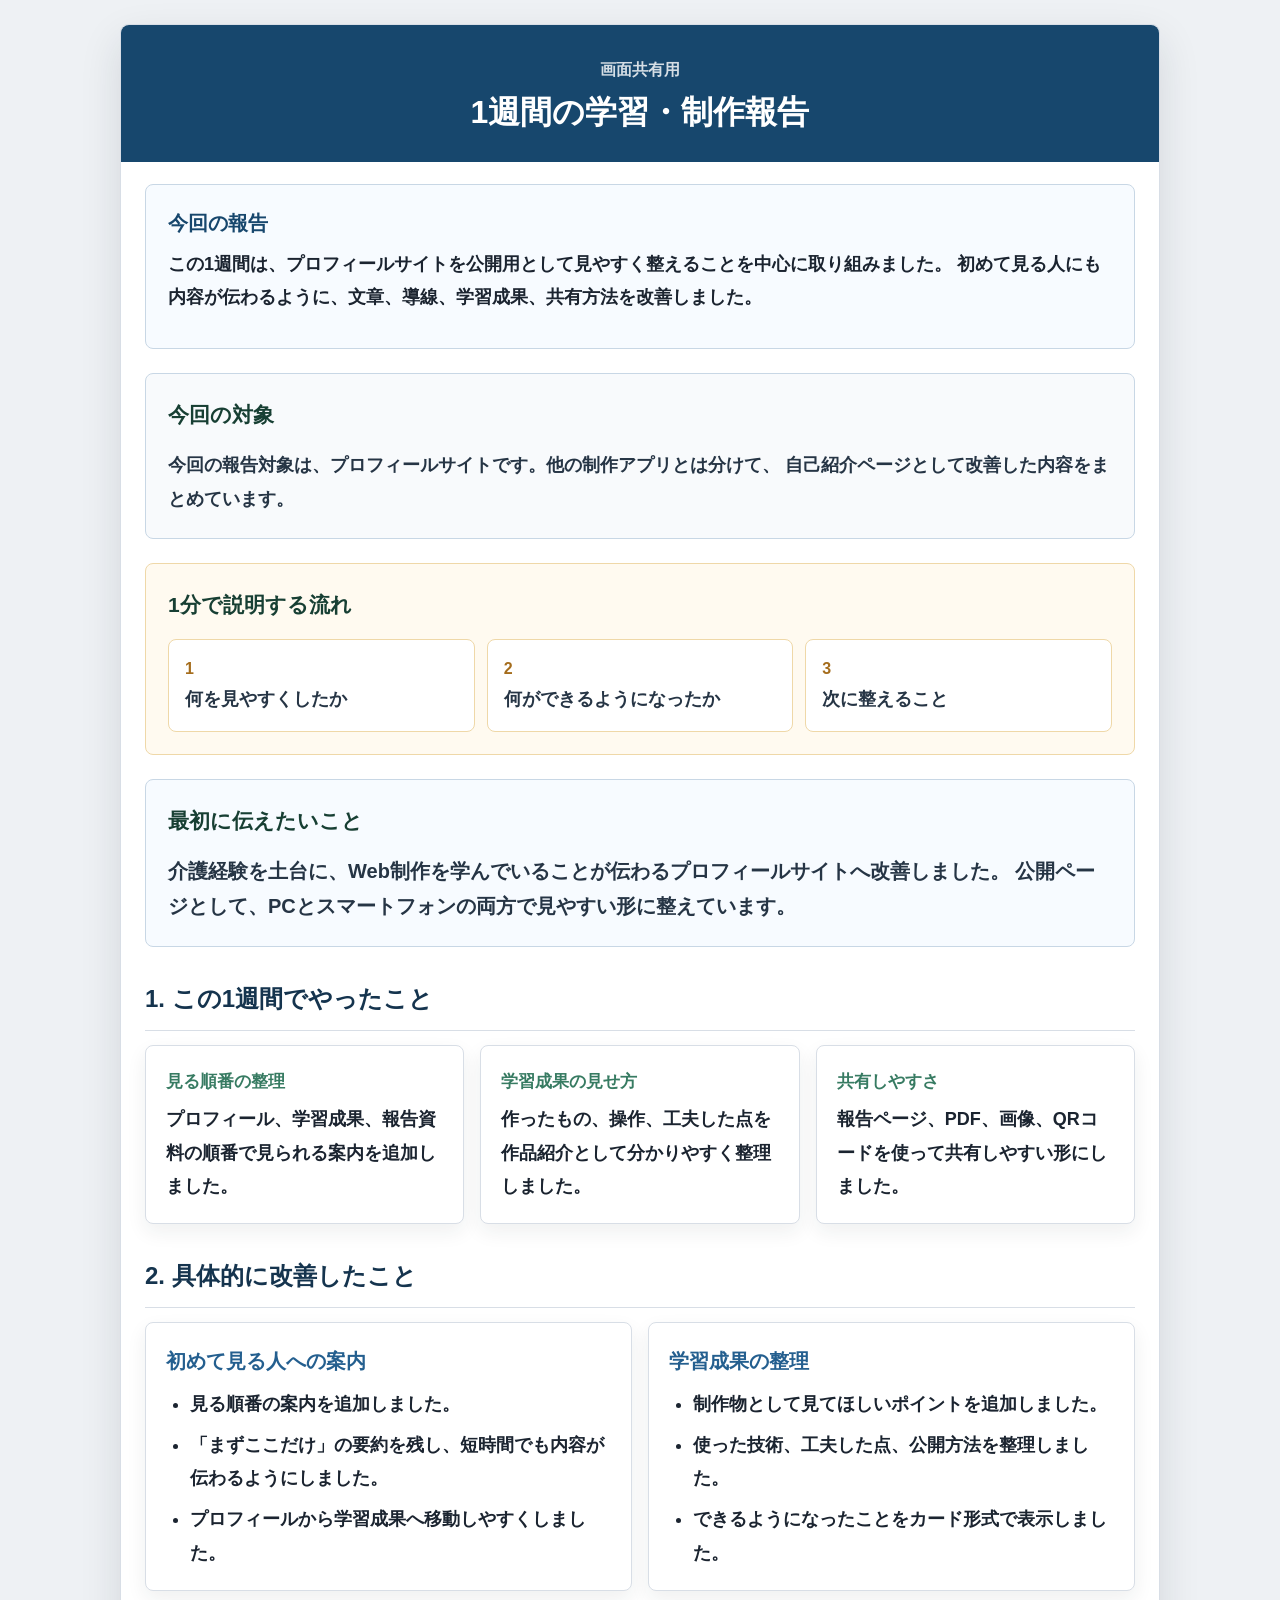
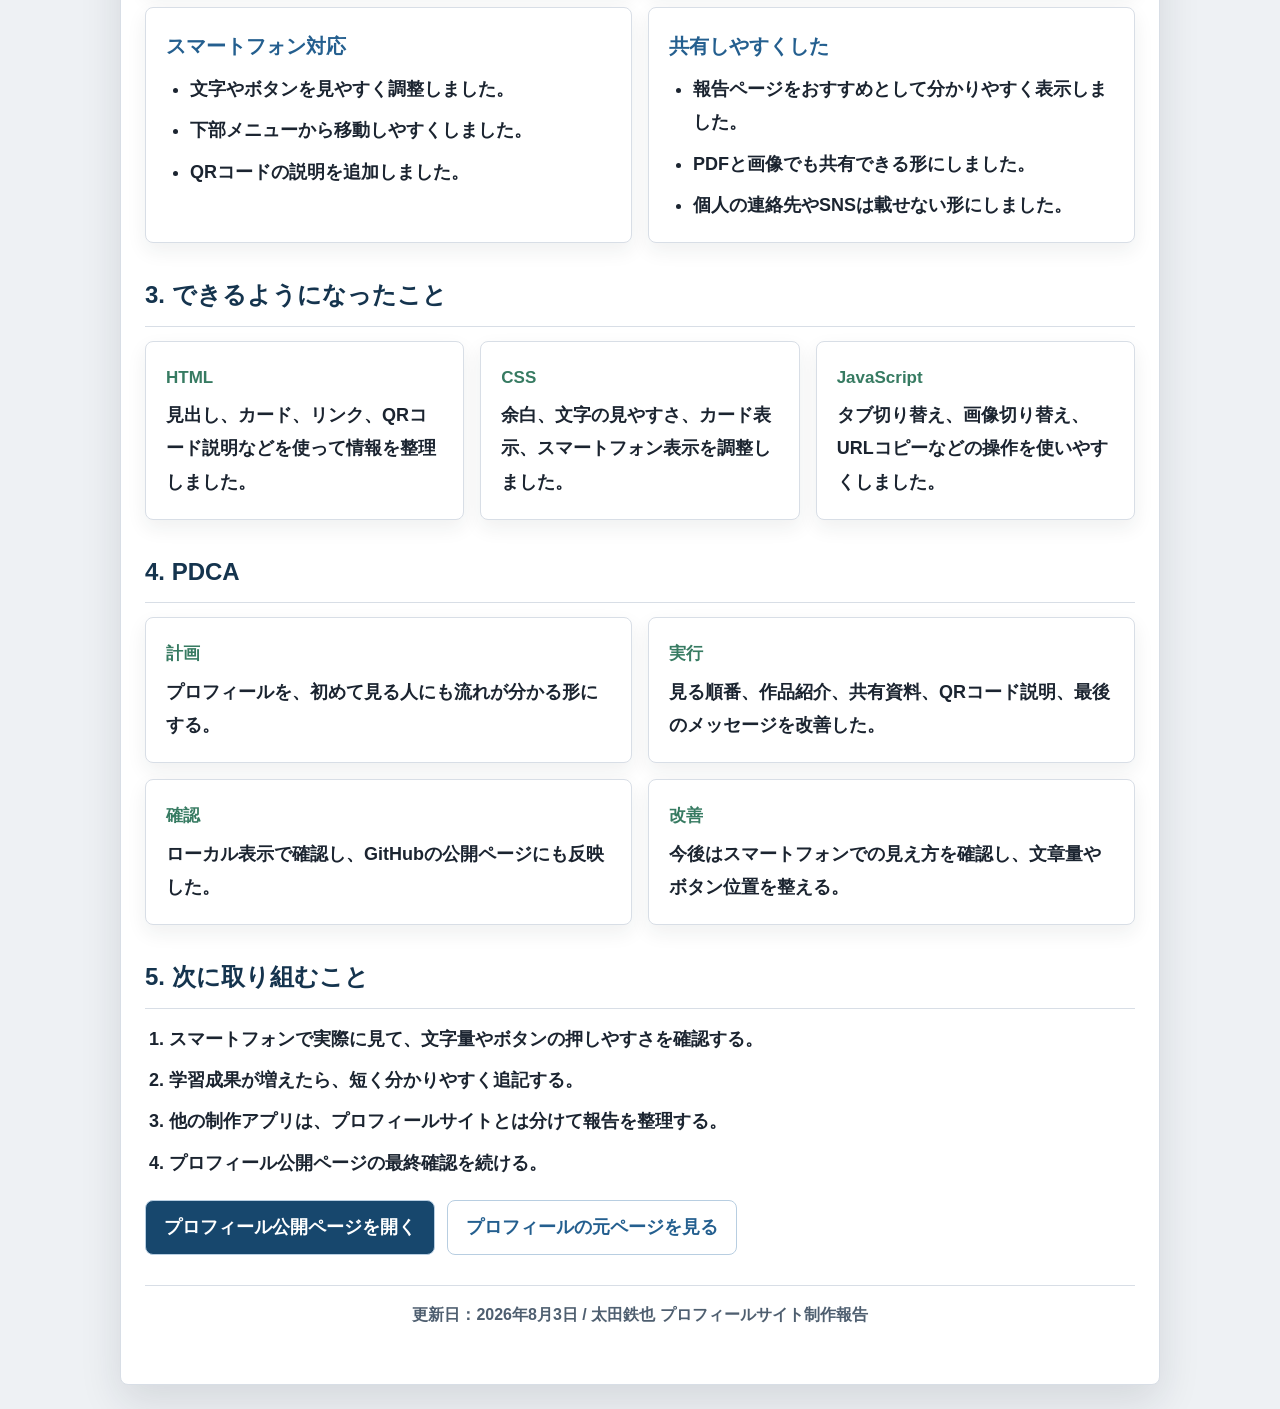
<file: weekly-report.html>
<!DOCTYPE html>
<html lang="ja">
<head>
  <meta charset="UTF-8">
  <meta name="viewport" content="width=device-width, initial-scale=1.0">
  <meta name="description" content="太田鉄也のプロフィールサイト制作について、この1週間の作業内容をまとめた報告ページです。">
  <title>1週間の学習・制作報告</title>
  <style>
    * {
      box-sizing: border-box;
    }

    body {
      margin: 0;
      background: #eef1f4;
      color: #1b2430;
      font-family: "Hiragino Kaku Gothic ProN", "Yu Gothic", Meiryo, sans-serif;
      font-size: 18px;
      font-weight: 500;
      line-height: 1.85;
    }

    .page {
      max-width: 1040px;
      margin: 24px auto;
      padding: 0 24px 40px;
      border: 1px solid #d8dee6;
      border-radius: 8px;
      background: #fff;
      box-shadow: 0 16px 42px rgba(27, 36, 48, 0.12);
    }

    header {
      margin: 0 -24px;
      padding: 30px 24px 28px;
      border-radius: 8px 8px 0 0;
      background: #17476d;
      color: #fff;
      text-align: center;
    }

    header span {
      display: block;
      margin-bottom: 6px;
      color: rgba(255, 255, 255, 0.82);
      font-size: 16px;
      font-weight: 700;
    }

    h1 {
      margin: 0;
      font-size: 32px;
      line-height: 1.35;
    }

    h2 {
      margin: 0 0 14px;
      padding-bottom: 8px;
      border-bottom: 1px solid #d8dee6;
      color: #15344e;
      font-size: 24px;
    }

    h3 {
      margin: 0 0 8px;
      color: #245f8f;
      font-size: 20px;
    }

    p {
      margin: 0 0 14px;
      font-weight: 600;
    }

    a {
      color: #245f8f;
      font-weight: 700;
    }

    .lead {
      margin: 22px 0 0;
      padding: 20px 22px;
      border: 1px solid #c8d7e5;
      border-radius: 8px;
      background: #f7fbff;
    }

    .lead strong {
      display: block;
      margin-bottom: 6px;
      color: #17476d;
      font-size: 20px;
    }

    .section {
      margin-top: 30px;
    }

    .presentation-flow,
    .target-note,
    .talk-summary,
    .today-summary {
      display: grid;
      gap: 14px;
      margin-top: 24px;
      padding: 22px;
      border: 1px solid #bdd8cc;
      border-radius: 8px;
      background: #f8fbf9;
    }

    .presentation-flow {
      border-color: #efd8a8;
      background: #fffaf0;
    }

    .presentation-flow ol {
      display: grid;
      grid-template-columns: repeat(3, 1fr);
      gap: 12px;
      padding: 0;
      list-style: none;
    }

    .presentation-flow li {
      margin: 0;
      padding: 14px 16px;
      border: 1px solid #efd8a8;
      border-radius: 8px;
      background: #fff;
      color: #263545;
      font-weight: 700;
    }

    .presentation-flow span {
      display: block;
      color: #a56d1d;
      font-size: 16px;
      font-weight: 700;
    }

    .target-note {
      border-color: #c8d7e5;
      background: #f8fafc;
    }

    .target-note p {
      margin: 0;
      color: #263545;
      font-weight: 700;
    }

    .talk-summary {
      border-color: #c8d7e5;
      background: #f7fbff;
    }

    .presentation-flow strong,
    .target-note strong,
    .talk-summary strong,
    .today-summary strong {
      color: #173f33;
      font-size: 21px;
    }

    .talk-summary p {
      margin: 0;
      color: #263545;
      font-size: 20px;
      font-weight: 700;
      line-height: 1.75;
    }

    .today-summary ul {
      display: grid;
      grid-template-columns: repeat(3, 1fr);
      gap: 12px;
      padding: 0;
      list-style: none;
    }

    .today-summary li {
      margin: 0;
      padding: 14px 16px;
      border: 1px solid #cfe0d8;
      border-radius: 8px;
      background: #fff;
      color: #263545;
      font-weight: 700;
    }

    .summary-grid,
    .pdca-grid,
    .week-grid {
      display: grid;
      gap: 16px;
    }

    .summary-grid {
      grid-template-columns: repeat(3, 1fr);
    }

    .pdca-grid,
    .week-grid {
      grid-template-columns: repeat(2, 1fr);
    }

    .card {
      padding: 20px;
      border: 1px solid #d8dee6;
      border-radius: 8px;
      background: #fff;
      box-shadow: 0 8px 20px rgba(27, 36, 48, 0.07);
    }

    .card strong {
      display: block;
      margin-bottom: 6px;
      color: #377b62;
      font-size: 17px;
    }

    .card p {
      margin: 0;
    }

    ul,
    ol {
      margin: 0;
      padding-left: 24px;
      font-weight: 600;
    }

    li + li {
      margin-top: 8px;
    }

    .talk-box {
      padding: 22px;
      border: 1px solid #cfe0d8;
      border-radius: 8px;
      background: #f8fbf9;
    }

    .talk-box p {
      margin-bottom: 10px;
    }

    .talk-box p:last-child {
      margin-bottom: 0;
    }

    .links {
      display: flex;
      flex-wrap: wrap;
      gap: 12px;
      margin-top: 20px;
    }

    .links a {
      display: inline-grid;
      min-height: 50px;
      padding: 10px 18px;
      place-items: center;
      border: 1px solid #b8cee1;
      border-radius: 8px;
      background: #17476d;
      color: #fff;
      text-decoration: none;
    }

    .links a + a {
      background: #fff;
      color: #245f8f;
    }

    footer {
      margin-top: 30px;
      padding-top: 14px;
      border-top: 1px solid #d8dee6;
      color: #4f5f70;
      font-size: 16px;
      font-weight: 600;
      text-align: center;
    }

    @media (max-width: 760px) {
      body {
        background: #fff;
        font-size: 17px;
      }

      .page {
        margin: 0;
        padding: 0 16px 32px;
        border: 0;
        border-radius: 0;
        box-shadow: none;
      }

      header {
        margin: 0 -16px;
        padding: 22px 16px 20px;
        border-radius: 0;
      }

      h1 {
        font-size: 25px;
      }

      h2 {
        font-size: 22px;
      }

      .summary-grid,
      .pdca-grid,
      .week-grid,
      .presentation-flow ol,
      .today-summary ul {
        grid-template-columns: 1fr;
      }

      .card,
      .lead,
      .presentation-flow,
      .target-note,
      .talk-summary,
      .today-summary,
      .talk-box {
        padding: 18px;
      }

      .links {
        display: grid;
      }

      .links a {
        width: 100%;
      }
    }
  </style>
</head>
<body>
  <main class="page">
    <header>
      <span>画面共有用</span>
      <h1>1週間の学習・制作報告</h1>
    </header>

    <section class="lead" aria-label="報告の概要">
      <strong>今回の報告</strong>
      <p>
        この1週間は、プロフィールサイトを公開用として見やすく整えることを中心に取り組みました。
        初めて見る人にも内容が伝わるように、文章、導線、学習成果、共有方法を改善しました。
      </p>
    </section>

    <section class="target-note" aria-label="今回の対象">
      <strong>今回の対象</strong>
      <p>
        今回の報告対象は、プロフィールサイトです。他の制作アプリとは分けて、
        自己紹介ページとして改善した内容をまとめています。
      </p>
    </section>

    <section class="presentation-flow" aria-label="1分で説明する流れ">
      <strong>1分で説明する流れ</strong>
      <ol>
        <li><span>1</span>何を見やすくしたか</li>
        <li><span>2</span>何ができるようになったか</li>
        <li><span>3</span>次に整えること</li>
      </ol>
    </section>

    <section class="talk-summary" aria-label="最初に伝えること">
      <strong>最初に伝えたいこと</strong>
      <p>
        介護経験を土台に、Web制作を学んでいることが伝わるプロフィールサイトへ改善しました。
        公開ページとして、PCとスマートフォンの両方で見やすい形に整えています。
      </p>
    </section>

    <section class="section" aria-label="一週間でできたこと">
      <h2>1. この1週間でやったこと</h2>
      <div class="summary-grid">
        <div class="card">
          <strong>見る順番の整理</strong>
          <p>プロフィール、学習成果、報告資料の順番で見られる案内を追加しました。</p>
        </div>
        <div class="card">
          <strong>学習成果の見せ方</strong>
          <p>作ったもの、操作、工夫した点を作品紹介として分かりやすく整理しました。</p>
        </div>
        <div class="card">
          <strong>共有しやすさ</strong>
          <p>報告ページ、PDF、画像、QRコードを使って共有しやすい形にしました。</p>
        </div>
      </div>
    </section>

    <section class="section" aria-label="一週間の作業内容">
      <h2>2. 具体的に改善したこと</h2>
      <div class="week-grid">
        <div class="card">
          <h3>初めて見る人への案内</h3>
          <ul>
            <li>見る順番の案内を追加しました。</li>
            <li>「まずここだけ」の要約を残し、短時間でも内容が伝わるようにしました。</li>
            <li>プロフィールから学習成果へ移動しやすくしました。</li>
          </ul>
        </div>
        <div class="card">
          <h3>学習成果の整理</h3>
          <ul>
            <li>制作物として見てほしいポイントを追加しました。</li>
            <li>使った技術、工夫した点、公開方法を整理しました。</li>
            <li>できるようになったことをカード形式で表示しました。</li>
          </ul>
        </div>
        <div class="card">
          <h3>スマートフォン対応</h3>
          <ul>
            <li>文字やボタンを見やすく調整しました。</li>
            <li>下部メニューから移動しやすくしました。</li>
            <li>QRコードの説明を追加しました。</li>
          </ul>
        </div>
        <div class="card">
          <h3>共有しやすくした</h3>
          <ul>
            <li>報告ページをおすすめとして分かりやすく表示しました。</li>
            <li>PDFと画像でも共有できる形にしました。</li>
            <li>個人の連絡先やSNSは載せない形にしました。</li>
          </ul>
        </div>
      </div>
    </section>

    <section class="section" aria-label="できるようになったこと">
      <h2>3. できるようになったこと</h2>
      <div class="summary-grid">
        <div class="card">
          <strong>HTML</strong>
          <p>見出し、カード、リンク、QRコード説明などを使って情報を整理しました。</p>
        </div>
        <div class="card">
          <strong>CSS</strong>
          <p>余白、文字の見やすさ、カード表示、スマートフォン表示を調整しました。</p>
        </div>
        <div class="card">
          <strong>JavaScript</strong>
          <p>タブ切り替え、画像切り替え、URLコピーなどの操作を使いやすくしました。</p>
        </div>
      </div>
    </section>

    <section class="section" aria-label="今日のPDCA">
      <h2>4. PDCA</h2>
      <div class="pdca-grid">
        <div class="card">
          <strong>計画</strong>
          <p>プロフィールを、初めて見る人にも流れが分かる形にする。</p>
        </div>
        <div class="card">
          <strong>実行</strong>
          <p>見る順番、作品紹介、共有資料、QRコード説明、最後のメッセージを改善した。</p>
        </div>
        <div class="card">
          <strong>確認</strong>
          <p>ローカル表示で確認し、GitHubの公開ページにも反映した。</p>
        </div>
        <div class="card">
          <strong>改善</strong>
          <p>今後はスマートフォンでの見え方を確認し、文章量やボタン位置を整える。</p>
        </div>
      </div>
    </section>

    <section class="section" aria-label="今後の改善">
      <h2>5. 次に取り組むこと</h2>
      <ol>
        <li>スマートフォンで実際に見て、文字量やボタンの押しやすさを確認する。</li>
        <li>学習成果が増えたら、短く分かりやすく追記する。</li>
        <li>他の制作アプリは、プロフィールサイトとは分けて報告を整理する。</li>
        <li>プロフィール公開ページの最終確認を続ける。</li>
      </ol>
      <div class="links">
        <a href="https://tetu5473.github.io/profile/" target="_blank" rel="noopener noreferrer">プロフィール公開ページを開く</a>
        <a href="index.html">プロフィールの元ページを見る</a>
      </div>
    </section>

    <footer>
      <p>更新日：2026年8月3日 / 太田鉄也 プロフィールサイト制作報告</p>
    </footer>
  </main>
</body>
</html>
</file>
<file: style.css>
* {
  box-sizing: border-box;
}

:root {
  --bg: #eef1f4;
  --paper: #ffffff;
  --ink: #1b2430;
  --muted: #647181;
  --line: #d8dee6;
  --blue: #245f8f;
  --blue-soft: #e8f2fb;
  --green: #377b62;
  --green-soft: #e7f3ee;
  --amber: #a56d1d;
  --amber-soft: #fff4dd;
  --rose: #a64f5d;
  --shadow: 0 16px 42px rgba(27, 36, 48, 0.12);
}

body {
  margin: 0;
  background: #eef1f4;
  color: var(--ink);
  font-family: "Hiragino Kaku Gothic ProN", "Yu Gothic", Meiryo, sans-serif;
  font-size: 18px;
  font-weight: 500;
  line-height: 1.9;
}

.page {
  max-width: 1040px;
  margin: 24px auto;
  padding: 0 24px 40px;
  background: var(--paper);
  border: 1px solid rgba(216, 222, 230, 0.9);
  border-radius: 8px;
  box-shadow: var(--shadow);
  overflow: visible;
}

.site-header {
  margin: 0 -24px;
  padding: 24px 24px 20px;
  color: #fff;
  text-align: center;
  background: #17476d;
  border-radius: 8px 8px 0 0;
}

.site-header h1 {
  margin: 0;
  font-family: Georgia, "Times New Roman", serif;
  font-size: 36px;
  font-weight: 700;
  letter-spacing: 0;
}

.site-header p {
  margin: 2px 0 0;
  color: rgba(255, 255, 255, 0.82);
  font-size: 16px;
  font-weight: 700;
}

.otaru-hero {
  position: relative;
  min-height: 270px;
  margin: 0 -24px;
  overflow: hidden;
  background: #132c43;
  border-bottom: 1px solid var(--line);
  animation: heroStageReveal 1s ease-out both;
}

.otaru-hero img {
  display: block;
  width: 100%;
  height: 330px;
  object-fit: cover;
  object-position: 50% 54%;
  filter: saturate(1.08) contrast(1.04);
  animation: heroDrift 26s linear infinite alternate;
  will-change: transform;
  transform-origin: center;
}

.otaru-hero::after {
  position: absolute;
  inset: 0;
  background:
    linear-gradient(90deg, rgba(19, 44, 67, 0.78) 0%, rgba(19, 44, 67, 0.42) 45%, rgba(19, 44, 67, 0.1) 100%),
    linear-gradient(180deg, rgba(19, 44, 67, 0.04) 0%, rgba(19, 44, 67, 0.34) 100%);
  content: "";
  animation: heroOverlayReveal 1.15s ease-out both;
}

.otaru-hero::before {
  position: absolute;
  right: -22%;
  bottom: 0;
  left: -22%;
  z-index: 1;
  height: 42%;
  background:
    linear-gradient(103deg, transparent 0%, rgba(255, 255, 255, 0.1) 44%, transparent 62%),
    linear-gradient(180deg, transparent 0%, rgba(255, 255, 255, 0.06) 100%);
  content: "";
  opacity: 0.42;
  pointer-events: none;
  transform: translate3d(-8%, 0, 0);
  animation: waterShimmer 18s linear infinite alternate;
  will-change: transform, opacity;
}

.otaru-hero-sweep {
  position: absolute;
  inset: 0;
  z-index: 1;
  background:
    linear-gradient(106deg, transparent 0%, rgba(255, 255, 255, 0.22) 44%, transparent 62%);
  pointer-events: none;
  transform: translate3d(-120%, 0, 0);
  animation: heroSweep 1.65s ease-out 0.35s both;
  will-change: transform, opacity;
}

.otaru-hero-text {
  position: absolute;
  left: 28px;
  bottom: 26px;
  z-index: 1;
  max-width: 520px;
  color: #fff;
}

.otaru-hero-text span {
  display: inline-block;
  margin-bottom: 6px;
  color: rgba(255, 255, 255, 0.76);
  font-family: Georgia, "Times New Roman", serif;
  font-size: 16px;
  font-weight: 700;
  animation: heroTextReveal 0.8s ease-out 0.08s both;
}

.otaru-hero-text h2 {
  margin: 0 0 8px;
  font-size: 30px;
  line-height: 1.35;
  letter-spacing: 0;
  animation: heroTextReveal 0.9s ease-out 0.18s both;
}

.otaru-hero-text p {
  max-width: 34em;
  margin: 0;
  color: rgba(255, 255, 255, 0.9);
  font-size: 18px;
  font-weight: 700;
  line-height: 1.8;
  animation: heroTextReveal 0.95s ease-out 0.28s both;
}

.otaru-hero-text .hero-short-message {
  display: inline-block;
  max-width: 38em;
  margin-top: 12px;
  padding: 8px 12px;
  border: 1px solid rgba(255, 255, 255, 0.32);
  border-radius: 8px;
  background: rgba(19, 44, 67, 0.42);
  color: #fff;
  font-size: 16px;
  font-weight: 700;
  line-height: 1.6;
  backdrop-filter: blur(6px);
}

.profile {
  display: grid;
  grid-template-columns: 260px 1fr;
  gap: 28px;
  align-items: start;
  margin: 0 -24px;
  padding: 34px 30px 32px;
  background: #f7f9fb;
  border-bottom: 1px solid var(--line);
}

.top-overview {
  display: grid;
  grid-template-columns: repeat(3, 1fr);
  gap: 14px;
  margin: 20px 0 0;
}

.top-overview div {
  display: grid;
  gap: 5px;
  padding: 16px 18px;
  border: 1px solid #c8d7e5;
  border-radius: 8px;
  background: #f7fbff;
}

.top-overview strong {
  color: var(--blue);
  font-size: 17px;
}

.top-overview span {
  color: #263545;
  font-size: 16px;
  font-weight: 700;
  line-height: 1.6;
}

.photo-frame {
  text-align: center;
}

.profile-photo {
  display: block;
  width: 240px;
  height: 306px;
  margin: 0 auto;
  border: 6px solid #fff;
  border-radius: 8px;
  object-fit: cover;
  object-position: 50% 67%;
  background: #f4f4f4;
  box-shadow: 0 12px 28px rgba(27, 36, 48, 0.2);
}

.photo-note {
  margin: 12px auto 0;
  max-width: 240px;
  padding: 10px 12px;
  border: 1px solid #cfe0d8;
  border-radius: 8px;
  background: #f8fbf9;
  color: #173f33;
  font-size: 16px;
  font-weight: 700;
  line-height: 1.6;
}

.profile-main h2 {
  margin: 0 0 12px;
  padding: 0 0 8px;
  border-bottom: 1px solid var(--line);
  color: #132c43;
  font-size: 32px;
  letter-spacing: 0;
}

.one-line-profile {
  margin: 0 0 12px;
  padding: 12px 14px;
  border: 1px solid #bdd8cc;
  border-radius: 8px;
  background: #f8fbf9;
  color: #173f33;
  font-size: 18px;
  font-weight: 700;
  line-height: 1.6;
}

.catchcopy {
  margin: 0 0 14px;
  padding: 16px 18px;
  background: var(--amber-soft);
  border: 1px solid #efd8a8;
  border-radius: 8px;
  font-size: 19px;
  font-weight: 700;
}

.lead {
  margin: 0 0 18px;
  color: #344254;
  font-weight: 600;
}

.profile-actions {
  display: flex;
  flex-wrap: wrap;
  gap: 14px;
  margin: 18px 0 0;
}

.profile-actions button,
.profile-actions a {
  display: inline-grid;
  align-items: center;
  justify-content: center;
  min-height: 50px;
  padding: 10px 18px;
  border: 1px solid #b8cee1;
  border-radius: 8px;
  background: #17476d;
  color: #fff;
  font: inherit;
  font-size: 16px;
  font-weight: 700;
  line-height: 1.4;
  text-align: center;
  text-decoration: none;
  cursor: pointer;
  transition: background 0.2s ease, box-shadow 0.2s ease, transform 0.2s ease;
}

.profile-actions .primary-action {
  position: relative;
  min-width: 172px;
  background: #245f8f;
  box-shadow: 0 10px 20px rgba(36, 95, 143, 0.18);
}

.profile-actions .primary-action::after {
  margin-left: 8px;
  content: "→";
}

.profile-actions button + button,
.profile-actions a {
  background: #fff;
  color: var(--blue);
}

.profile-actions button:hover,
.profile-actions button:focus-visible,
.profile-actions a:hover,
.profile-actions a:focus-visible {
  box-shadow: 0 8px 16px rgba(27, 36, 48, 0.12);
  outline: 3px solid rgba(36, 95, 143, 0.2);
  outline-offset: 2px;
  transform: translateY(-1px);
}

.profile-actions button:active,
.profile-actions a:active {
  transform: translateY(0);
}

.profile-points {
  display: grid;
  grid-template-columns: repeat(3, 1fr);
  gap: 12px;
  margin: 18px 0 0;
  padding: 0;
  list-style: none;
}

.profile-points li {
  display: grid;
  gap: 2px;
  align-content: center;
  justify-items: center;
  padding: 12px 10px;
  border: 1px solid #bfd0df;
  border-radius: 8px;
  background: #f4f9fd;
  color: var(--blue);
  text-align: center;
  font-size: 16px;
  font-weight: 700;
}

.profile-points li > span {
  display: block;
}

.profile-points small {
  display: block;
  color: #4f5f70;
  font-size: 13px;
  font-weight: 700;
  line-height: 1.4;
}

.tab-nav {
  position: sticky;
  top: 0;
  z-index: 30;
  display: grid;
  grid-template-columns: repeat(4, 1fr);
  gap: 12px;
  margin: 0 -24px;
  padding: 12px;
  border: 1px solid var(--line);
  border-right: 0;
  border-left: 0;
  border-radius: 0;
  background: #f5f7fa;
  box-shadow: 0 4px 14px rgba(27, 36, 48, 0.08);
  scroll-margin-top: 14px;
}

.tab-button {
  position: relative;
  min-height: 58px;
  padding: 12px 14px;
  border: 1px solid transparent;
  border-radius: 8px;
  background: transparent;
  color: #263545;
  font: inherit;
  font-weight: 700;
  cursor: pointer;
}

.share-note {
  display: grid;
  gap: 6px;
  margin: 22px 0 0;
  padding: 18px 20px;
  border: 1px solid #c8d7e5;
  border-radius: 8px;
  background: #f8fafc;
  color: #334155;
}

.share-note strong {
  color: #17476d;
  font-size: 18px;
}

.share-note span {
  font-size: 16px;
  font-weight: 600;
}

.viewer-guide {
  display: grid;
  grid-template-columns: minmax(0, 1fr) auto;
  gap: 18px;
  align-items: center;
  margin: 18px 0 0;
  padding: 18px 20px;
  border: 1px solid #d7e0eb;
  border-radius: 8px;
  background: #fff;
}

.viewer-guide strong {
  display: block;
  margin-bottom: 4px;
  color: #17476d;
  font-size: 18px;
}

.viewer-guide span {
  color: #334155;
  font-size: 16px;
  font-weight: 600;
  line-height: 1.75;
}

.viewer-guide-actions {
  display: flex;
  flex-wrap: wrap;
  gap: 10px;
  justify-content: flex-end;
}

.viewer-guide-actions button {
  min-height: 46px;
  padding: 9px 14px;
  border: 1px solid #b8cee1;
  border-radius: 8px;
  background: #f7fbff;
  color: var(--blue);
  font: inherit;
  font-size: 16px;
  font-weight: 700;
  cursor: pointer;
}

.viewer-guide-actions button:hover,
.viewer-guide-actions button:focus-visible {
  background: #fff;
  outline: 3px solid rgba(36, 95, 143, 0.2);
  outline-offset: 2px;
}

.view-flow {
  display: grid;
  grid-template-columns: repeat(3, 1fr);
  gap: 14px;
  margin: 18px 0 0;
}

.view-flow article {
  display: grid;
  gap: 6px;
  padding: 18px 20px;
  border: 1px solid #c8d7e5;
  border-radius: 8px;
  background: #f7fbff;
}

.view-flow span {
  display: inline-grid;
  width: 34px;
  height: 34px;
  place-items: center;
  border-radius: 999px;
  background: #17476d;
  color: #fff;
  font-size: 17px;
  font-weight: 700;
}

.view-flow strong {
  color: #15344e;
  font-size: 18px;
}

.view-flow p {
  margin: 0;
  color: #334155;
  font-size: 16px;
  font-weight: 700;
  line-height: 1.7;
}

.quick-read {
  display: grid;
  grid-template-columns: minmax(0, 300px) 1fr;
  gap: 18px;
  align-items: center;
  margin: 18px 0 0;
  padding: 20px 22px;
  border: 1px solid #bdd8cc;
  border-radius: 8px;
  background: #f8fbf9;
}

.quick-read div {
  display: grid;
  gap: 6px;
}

.quick-read span {
  color: var(--green);
  font-size: 16px;
  font-weight: 700;
}

.quick-read strong {
  color: #173f33;
  font-size: 20px;
  line-height: 1.6;
}

.quick-read ul {
  display: grid;
  gap: 8px;
  margin: 0;
  padding: 0;
  list-style: none;
}

.quick-read li {
  padding: 12px 14px;
  border: 1px solid #cfe0d8;
  border-radius: 8px;
  background: #fff;
  color: #263545;
  font-size: 16px;
  font-weight: 700;
  line-height: 1.6;
}

.report-entry {
  display: grid;
  grid-template-columns: minmax(0, 1fr) auto;
  gap: 18px;
  align-items: center;
  margin: 18px 0 0;
  padding: 20px 22px;
  border: 1px solid #efd8a8;
  border-radius: 8px;
  background: #fffaf0;
}

.report-entry div:first-child {
  display: grid;
  gap: 5px;
}

.report-entry span {
  color: #6b4515;
  font-size: 16px;
  font-weight: 700;
}

.report-entry strong {
  color: #3d2b13;
  font-size: 19px;
  line-height: 1.6;
}

.report-entry-actions {
  display: flex;
  flex-wrap: wrap;
  gap: 10px;
  justify-content: flex-end;
}

.report-entry-actions a {
  display: inline-grid;
  min-height: 50px;
  padding: 10px 16px;
  place-items: center;
  border: 1px solid #d9bd83;
  border-radius: 8px;
  background: #fff;
  color: #17476d;
  font-size: 16px;
  font-weight: 700;
  line-height: 1.4;
  text-align: center;
  text-decoration: none;
}

.report-entry-actions a:first-child {
  background: #17476d;
  border-color: #17476d;
  color: #fff;
}

.report-entry-actions a:hover,
.report-entry-actions a:focus-visible {
  outline: 3px solid rgba(165, 109, 29, 0.24);
  outline-offset: 2px;
}

.page-jump {
  display: grid;
  grid-template-columns: minmax(0, 260px) 1fr;
  gap: 18px;
  align-items: start;
  margin: 18px 0 0;
  padding: 20px 22px;
  border: 1px solid #c8d7e5;
  border-radius: 8px;
  background: #f8fafc;
}

.page-jump strong {
  display: block;
  margin-bottom: 5px;
  color: #17476d;
  font-size: 18px;
}

.page-jump span {
  color: #334155;
  font-size: 16px;
  font-weight: 700;
  line-height: 1.7;
}

.page-jump-actions {
  display: flex;
  flex-wrap: wrap;
  gap: 10px;
}

.page-jump-actions button {
  min-height: 48px;
  padding: 9px 14px;
  border: 1px solid #b8cee1;
  border-radius: 8px;
  background: #fff;
  color: var(--blue);
  font: inherit;
  font-size: 16px;
  font-weight: 700;
  line-height: 1.4;
  cursor: pointer;
}

.page-jump-actions button:hover,
.page-jump-actions button:focus-visible {
  background: #f7fbff;
  outline: 3px solid rgba(36, 95, 143, 0.2);
  outline-offset: 2px;
}

.section-kicker {
  display: inline-block;
  margin-bottom: 4px;
  color: var(--green);
  font-size: 16px;
  font-weight: 700;
}

.tab-button:hover {
  border-color: #c3d2df;
  background: #fff;
}

.tab-button:focus-visible {
  outline: 3px solid rgba(36, 95, 143, 0.28);
  outline-offset: 2px;
}

.tab-button.is-active {
  border-color: #9fb9d1;
  background: #245f8f;
  color: #fff;
  box-shadow: 0 8px 18px rgba(27, 36, 48, 0.18);
}

.tab-button.is-active::after {
  position: absolute;
  top: 5px;
  right: 8px;
  padding: 2px 6px;
  border-radius: 999px;
  background: rgba(255, 255, 255, 0.18);
  color: #fff;
  font-size: 11px;
  font-weight: 700;
  line-height: 1.3;
  content: "表示中";
}

.tab-status {
  display: grid;
  gap: 5px;
  margin: 14px 0 0;
  padding: 16px 18px;
  border: 1px solid #c8d7e5;
  border-radius: 8px;
  background: #f4f9fd;
  color: #263545;
  scroll-margin-top: 92px;
}

.tab-status strong {
  color: #17476d;
  font-size: 18px;
}

.tab-status span {
  color: #445466;
  font-size: 16px;
  font-weight: 600;
}

.tab-panels {
  margin-top: 12px;
}

.tab-panel {
  display: none;
}

.tab-panel.is-active {
  display: block;
}

.content-block {
  margin: 32px 0 0;
}

.content-block h2 {
  margin: 0 0 14px;
  padding: 0 0 8px;
  border-bottom: 1px solid var(--line);
  color: #15344e;
  font-size: 23px;
}

p {
  margin: 0 0 14px;
}

.readable-text {
  padding: 22px 24px 12px;
  border: 1px solid var(--line);
  border-radius: 8px;
  background: #fff;
  box-shadow: 0 8px 20px rgba(27, 36, 48, 0.06);
}

.readable-text p {
  max-width: 46em;
  margin-right: auto;
  margin-left: auto;
}

.key-message {
  padding: 16px 18px;
  border: 1px solid #efd8a8;
  border-radius: 8px;
  background: var(--amber-soft);
  color: #3f2d12;
  font-weight: 700;
}

.self-summary {
  padding: 16px 18px;
  border: 1px solid #bdd8cc;
  border-radius: 8px;
  background: #f8fbf9;
  color: #234534;
  font-weight: 700;
}

.story-carousel {
  position: relative;
  border: 1px solid var(--line);
  border-radius: 8px;
  background: #fff;
  box-shadow: 0 8px 20px rgba(27, 36, 48, 0.08);
  overflow: hidden;
}

.story-slides {
  position: relative;
  display: grid;
}

.story-slide {
  position: relative;
  display: block;
  grid-area: 1 / 1;
  margin: 0;
  opacity: 0;
  overflow: hidden;
  pointer-events: none;
  visibility: hidden;
  transition: opacity 1s ease, visibility 1s ease;
}

.story-slide.is-active {
  opacity: 1;
  pointer-events: auto;
  visibility: visible;
  z-index: 1;
}

.story-slide img {
  display: block;
  width: 100%;
  aspect-ratio: 16 / 9;
  object-fit: cover;
  border-bottom: 1px solid var(--line);
  filter: saturate(1.07) contrast(1.03);
  transform-origin: center;
  will-change: transform;
}

.story-slide.is-active img {
  animation: storyImageDrift 24s linear infinite alternate;
}

.story-slide:nth-child(2).is-active img {
  animation-name: storyImageDriftLeft;
}

.story-slide:nth-child(3).is-active img,
.story-slide:nth-child(5).is-active img {
  animation-name: storyImageDriftUp;
}

.story-slide.is-active.is-entering img {
  animation: storyImageEnter 0.98s ease-out both;
}

.story-slide.is-active::after {
  position: absolute;
  top: 0;
  right: 0;
  bottom: 78px;
  left: 0;
  background:
    linear-gradient(112deg, transparent 0%, rgba(255, 255, 255, 0.08) 42%, transparent 62%);
  content: "";
  opacity: 0.28;
  pointer-events: none;
  transform: translate3d(-18%, 0, 0);
  animation: storyLightMove 18s linear infinite alternate;
  will-change: transform, opacity;
}

.story-slide figcaption {
  display: grid;
  gap: 6px;
  min-height: 92px;
  margin: -20px 30px 18px;
  padding: 18px 78px 20px;
  border: 1px solid rgba(216, 222, 230, 0.94);
  border-radius: 8px;
  background: rgba(255, 255, 255, 0.94);
  box-shadow: 0 12px 22px rgba(27, 36, 48, 0.1);
  text-align: center;
  position: relative;
  z-index: 3;
}

.story-slide.is-active figcaption {
  animation: captionReveal 0.75s ease-out 0.12s both;
}

.story-slide.is-active.is-entering figcaption {
  animation: captionImpact 0.82s ease-out 0.12s both;
}

.story-slide strong {
  color: var(--blue);
  font-size: 20px;
}

.story-slide span {
  color: var(--muted);
  font-size: 16px;
  font-weight: 600;
}

.story-arrow {
  position: absolute;
  top: 50%;
  z-index: 2;
  display: grid;
  place-items: center;
  width: 42px;
  height: 42px;
  border: 1px solid rgba(216, 222, 230, 0.9);
  border-radius: 50%;
  background: rgba(255, 255, 255, 0.92);
  color: #17476d;
  font-size: 30px;
  line-height: 1;
  cursor: pointer;
  transform: translateY(-50%);
  transition: background 0.2s ease, box-shadow 0.2s ease, transform 0.2s ease;
}

.story-arrow:hover,
.story-arrow:focus-visible {
  background: #fff;
  outline: 3px solid rgba(36, 95, 143, 0.22);
  outline-offset: 2px;
  box-shadow: 0 8px 18px rgba(27, 36, 48, 0.16);
  transform: translateY(-50%) scale(1.06);
}

.story-arrow:active {
  transform: translateY(-50%) scale(0.96);
}

.story-arrow-prev {
  left: 14px;
}

.story-arrow-next {
  right: 14px;
}

.story-dots {
  position: absolute;
  right: 0;
  bottom: 18px;
  left: 0;
  display: flex;
  justify-content: center;
  gap: 8px;
}

.story-dot {
  width: 9px;
  height: 9px;
  padding: 0;
  border: 1px solid #9fb9d1;
  border-radius: 50%;
  background: #fff;
  cursor: pointer;
  transition: background 0.2s ease, box-shadow 0.2s ease, transform 0.2s ease;
}

.story-dot.is-active {
  background: #245f8f;
  box-shadow: 0 0 0 5px rgba(36, 95, 143, 0.14);
  animation: dotPulse 3.2s ease-in-out infinite;
}

.story-dot:hover,
.story-dot:focus-visible {
  transform: scale(1.25);
}

.story-toggle {
  position: absolute;
  top: 14px;
  right: 14px;
  z-index: 4;
  min-height: 44px;
  padding: 0 16px;
  border: 1px solid rgba(216, 222, 230, 0.95);
  border-radius: 999px;
  background: rgba(255, 255, 255, 0.94);
  color: #17476d;
  font-size: 16px;
  font-weight: 700;
  cursor: pointer;
  box-shadow: 0 8px 18px rgba(27, 36, 48, 0.14);
  transition: background 0.2s ease, box-shadow 0.2s ease, transform 0.2s ease;
}

.story-toggle:hover,
.story-toggle:focus-visible {
  background: #fff;
  outline: 3px solid rgba(36, 95, 143, 0.22);
  outline-offset: 2px;
  box-shadow: 0 10px 22px rgba(27, 36, 48, 0.18);
  transform: translateY(-1px);
}

.story-toggle[aria-pressed="true"] {
  border-color: #bdd8cc;
  background: #f8fbf9;
  color: #246144;
}

.strength-grid {
  display: grid;
  grid-template-columns: repeat(3, 1fr);
  gap: 16px;
}

.strength-card,
.interest-card,
.future-grid article,
.goal-grid article,
.skill-grid article {
  border: 1px solid var(--line);
  border-radius: 8px;
  background: #fff;
  box-shadow: 0 8px 20px rgba(27, 36, 48, 0.07);
}

.strength-card {
  min-height: 142px;
  padding: 20px;
}

.strength-card h3,
.interest-card h3,
.future-grid h3 {
  margin: 0 0 10px;
  padding-bottom: 9px;
  border-bottom: 1px solid var(--line);
  color: var(--blue);
  font-size: 18px;
}

.strength-card p,
.interest-card p,
.future-grid p {
  margin: 0;
  color: #334155;
  font-size: 16px;
  font-weight: 600;
  line-height: 1.8;
}

.interest-grid {
  display: grid;
  grid-template-columns: repeat(2, 1fr);
  gap: 16px;
}

.interest-card {
  min-height: 188px;
  padding: 20px;
}

.interest-card:nth-child(2n) h3 {
  color: var(--green);
}

.interest-card:nth-child(3n) h3 {
  color: var(--amber);
}

.future-grid {
  display: grid;
  grid-template-columns: repeat(3, 1fr);
  gap: 16px;
}

.goal-block {
  padding: 22px;
  border: 1px solid #cfe0d8;
  border-radius: 8px;
  background: #f8fbf9;
  scroll-margin-top: 92px;
}

.goal-block > p {
  max-width: 48em;
  margin: 0 0 18px;
  color: #334155;
  font-weight: 600;
}

.experience-bridge {
  display: grid;
  gap: 6px;
  margin: 0 0 18px;
  padding: 18px 20px;
  border: 1px solid #bdd8cc;
  border-radius: 8px;
  background: #fff;
}

.experience-bridge strong {
  color: var(--green);
  font-size: 17px;
}

.experience-bridge span {
  color: #334155;
  font-size: 16px;
  font-weight: 600;
  line-height: 1.7;
}

.goal-grid {
  display: grid;
  grid-template-columns: repeat(3, 1fr);
  gap: 16px;
}

.skill-block {
  padding: 22px;
  border: 1px solid #d7e0eb;
  border-radius: 8px;
  background: #f8fafc;
}

.skill-block > p {
  max-width: 48em;
  margin: 0 0 18px;
  color: #334155;
  font-weight: 600;
}

.reference-block {
  padding: 22px;
  border: 1px solid #d7e0eb;
  border-radius: 8px;
  background: #fff;
}

.reference-block p {
  max-width: 48em;
  margin: 0 0 16px;
  color: #334155;
  font-weight: 600;
}

.reference-link {
  display: inline-block;
  margin: 4px 0 12px;
  padding: 8px 0;
  color: var(--blue);
  font-weight: 700;
  text-decoration: none;
}

.reference-link:hover {
  text-decoration: underline;
}

.external-link-note {
  display: grid;
  gap: 5px;
  max-width: 48em;
  margin: 0 0 14px;
  padding: 16px 18px;
  border: 1px solid #c8d7e5;
  border-radius: 8px;
  background: #f7fbff;
}

.external-link-note strong {
  color: var(--blue);
  font-size: 17px;
}

.external-link-note span {
  color: #334155;
  font-size: 16px;
  font-weight: 600;
  line-height: 1.7;
}

.reference-note {
  color: #4f5f70;
  font-size: 16px;
  font-weight: 600;
}

.skill-grid {
  display: grid;
  grid-template-columns: repeat(4, 1fr);
  gap: 16px;
}

.future-grid article {
  min-height: 150px;
  padding: 20px;
}

.goal-grid article {
  min-height: 168px;
  padding: 20px;
}

.skill-grid article {
  min-height: 184px;
  padding: 20px;
}

.future-grid h3 {
  color: var(--amber);
}

.goal-grid h3,
.skill-grid h3 {
  margin: 0 0 10px;
  padding-bottom: 9px;
  border-bottom: 1px solid var(--line);
  font-size: 18px;
}

.goal-grid h3 {
  color: var(--green);
}

.skill-grid h3 {
  color: var(--blue);
}

.goal-grid p,
.skill-grid p {
  margin: 0;
  color: #334155;
  font-size: 16px;
  font-weight: 600;
  line-height: 1.8;
}

.future-app-note {
  display: grid;
  gap: 8px;
  margin-top: 18px;
  padding: 18px 20px;
  border: 1px solid #bdd8cc;
  border-radius: 8px;
  background: #f8fbf9;
}

.future-app-note strong {
  color: var(--green);
  font-size: 18px;
}

.future-app-note p {
  margin: 0;
  color: #173f33;
  font-weight: 700;
  line-height: 1.85;
}

.portfolio-list {
  display: grid;
  gap: 18px;
}

.portfolio-block {
  scroll-margin-top: 92px;
}

.portfolio-intro {
  margin: -4px 0 18px;
  color: #445466;
  font-weight: 700;
}

.portfolio-highlight {
  display: grid;
  gap: 6px;
  margin: 0 0 18px;
  padding: 18px 20px;
  border: 1px solid #bdd8cc;
  border-radius: 8px;
  background: #f8fbf9;
}

.portfolio-highlight strong {
  color: var(--green);
  font-size: 18px;
}

.portfolio-highlight span {
  color: #173f33;
  font-size: 17px;
  font-weight: 700;
  line-height: 1.7;
}

.learning-achievement {
  display: grid;
  grid-template-columns: repeat(2, minmax(0, 1fr));
  gap: 14px;
  margin: 0 0 18px;
}

.learning-achievement div {
  display: grid;
  gap: 7px;
  padding: 18px 20px;
  border: 1px solid #c8d7e5;
  border-radius: 8px;
  background: #fff;
}

.learning-achievement span {
  color: var(--blue);
  font-size: 16px;
  font-weight: 700;
}

.learning-achievement strong {
  color: #15344e;
  font-size: 18px;
  line-height: 1.55;
}

.learning-achievement p {
  margin: 0;
  color: #334155;
  font-size: 16px;
  font-weight: 700;
  line-height: 1.75;
}

.work-showcase {
  display: grid;
  gap: 12px;
  margin: 0 0 18px;
  padding: 20px 22px;
  border: 1px solid #c8d7e5;
  border-radius: 8px;
  background: #f8fafc;
}

.work-showcase > strong {
  color: #17476d;
  font-size: 18px;
}

.work-showcase > div {
  display: grid;
  grid-template-columns: repeat(3, 1fr);
  gap: 12px;
}

.work-showcase article {
  display: grid;
  gap: 6px;
  padding: 16px;
  border: 1px solid #d7e0eb;
  border-radius: 8px;
  background: #fff;
}

.work-showcase span {
  color: var(--blue);
  font-size: 16px;
  font-weight: 700;
}

.work-showcase p {
  margin: 0;
  color: #334155;
  font-size: 16px;
  font-weight: 700;
  line-height: 1.75;
}

.portfolio-preview {
  display: grid;
  grid-template-columns: minmax(0, 1fr) 280px;
  gap: 18px;
  align-items: center;
  margin: 0 0 18px;
  padding: 18px 20px;
  border: 1px solid #c8d7e5;
  border-radius: 8px;
  background: #fff;
}

.portfolio-preview img {
  display: block;
  width: 100%;
  max-height: 230px;
  border: 1px solid #d7e0eb;
  border-radius: 8px;
  object-fit: cover;
  object-position: top center;
}

.portfolio-preview figcaption {
  display: grid;
  gap: 8px;
}

.portfolio-preview strong {
  color: #17476d;
  font-size: 18px;
}

.portfolio-preview span {
  color: #334155;
  font-size: 16px;
  font-weight: 700;
  line-height: 1.75;
}

.portfolio-summary {
  display: grid;
  grid-template-columns: repeat(3, 1fr);
  gap: 14px;
  margin: 0 0 18px;
}

.portfolio-summary div {
  display: grid;
  gap: 5px;
  padding: 16px 18px;
  border: 1px solid #c8d7e5;
  border-radius: 8px;
  background: #f7fbff;
}

.portfolio-summary strong {
  color: var(--blue);
  font-size: 16px;
}

.portfolio-summary span {
  color: #263545;
  font-size: 16px;
  font-weight: 700;
  line-height: 1.5;
}

.production-result {
  display: grid;
  gap: 12px;
  margin: 0 0 18px;
  padding: 20px 22px;
  border: 1px solid #c8d7e5;
  border-radius: 8px;
  background: #f8fafc;
}

.production-result > strong {
  color: #17476d;
  font-size: 18px;
}

.production-grid {
  display: grid;
  grid-template-columns: repeat(3, 1fr);
  gap: 12px;
}

.production-grid div {
  display: grid;
  gap: 6px;
  padding: 16px;
  border: 1px solid #d7e0eb;
  border-radius: 8px;
  background: #fff;
}

.production-grid span {
  color: var(--blue);
  font-size: 16px;
  font-weight: 700;
}

.production-grid p {
  margin: 0;
  color: #334155;
  font-size: 16px;
  font-weight: 700;
  line-height: 1.7;
}

.before-after-note {
  display: grid;
  gap: 6px;
  margin: 0 0 18px;
  padding: 18px 20px;
  border: 1px solid #c8d7e5;
  border-radius: 8px;
  background: #f8fafc;
}

.before-after-note strong {
  color: #17476d;
  font-size: 18px;
}

.before-after-note p {
  margin: 0;
  color: #334155;
  font-weight: 700;
  line-height: 1.75;
}

.progress-board {
  display: grid;
  grid-template-columns: repeat(3, 1fr);
  gap: 14px;
  margin: 0 0 18px;
}

.progress-card {
  display: grid;
  gap: 7px;
  padding: 18px;
  border: 1px solid #c8d7e5;
  border-radius: 8px;
  background: #fff;
}

.progress-card span {
  width: fit-content;
  padding: 4px 10px;
  border-radius: 999px;
  color: #fff;
  font-size: 15px;
  font-weight: 700;
  line-height: 1.3;
}

.progress-card strong {
  color: #15344e;
  font-size: 18px;
}

.progress-card p {
  margin: 0;
  color: #334155;
  font-size: 16px;
  font-weight: 700;
  line-height: 1.7;
}

.progress-done {
  border-color: #bdd8cc;
  background: #f8fbf9;
}

.progress-done span {
  background: var(--green);
}

.progress-active {
  background: #f7fbff;
}

.progress-active span {
  background: var(--blue);
}

.progress-next {
  border-color: #efd8a8;
  background: #fffaf0;
}

.progress-next span {
  background: var(--amber);
}

.learning-result {
  display: grid;
  gap: 10px;
  margin: 0 0 18px;
  padding: 20px 22px;
  border: 1px solid #bdd8cc;
  border-radius: 8px;
  background: #f8fbf9;
}

.learning-result strong {
  color: var(--green);
  font-size: 18px;
}

.learning-result ul {
  display: grid;
  grid-template-columns: repeat(2, minmax(0, 1fr));
  gap: 10px;
  margin: 0;
  padding: 0;
  color: #263545;
  font-weight: 700;
  list-style: none;
}

.learning-result li {
  display: grid;
  gap: 4px;
  padding: 14px 16px;
  border: 1px solid #cfe0d8;
  border-radius: 8px;
  background: #fff;
}

.learning-result li strong {
  color: #173f33;
  font-size: 17px;
}

.learning-result li span {
  color: #334155;
  font-size: 16px;
  font-weight: 700;
  line-height: 1.7;
}

.portfolio-card {
  display: grid;
  grid-template-columns: minmax(0, 1fr) 280px;
  gap: 22px;
  padding: 22px;
  border: 1px solid #ead4dc;
  border-radius: 8px;
  background: #fff;
  box-shadow: 0 4px 14px rgba(27, 36, 48, 0.06);
}

.portfolio-card-next {
  border-color: #cfe0d8;
  background: #f8fbf9;
}

.portfolio-card-profile {
  border-color: #c8d7e5;
  background: #f7fbff;
}

.portfolio-card-profile .portfolio-label {
  color: var(--blue);
}

.portfolio-card-next .portfolio-label {
  color: var(--green);
}

.portfolio-label {
  display: inline-block;
  margin-bottom: 6px;
  color: var(--rose);
  font-size: 16px;
  font-weight: 700;
}

.portfolio-card h3 {
  margin: 0 0 10px;
  color: #15344e;
  font-size: 21px;
}

.portfolio-card p {
  margin: 0;
  color: #334155;
  font-weight: 700;
  line-height: 1.85;
}

.portfolio-detail-grid {
  display: grid;
  grid-template-columns: repeat(3, 1fr);
  gap: 12px;
  margin-top: 18px;
}

.portfolio-detail-grid div {
  display: grid;
  gap: 6px;
  padding: 16px;
  border: 1px solid #c8d7e5;
  border-radius: 8px;
  background: #fff;
}

.portfolio-detail-grid strong {
  color: var(--blue);
  font-size: 16px;
}

.portfolio-detail-grid span {
  color: #334155;
  font-size: 16px;
  font-weight: 700;
  line-height: 1.6;
}

.portfolio-points {
  margin: 0;
  padding: 18px 18px 18px 34px;
  border: 1px solid var(--line);
  border-radius: 8px;
  background: #fff;
  color: #334155;
  font-weight: 700;
}

.future-note {
  margin-top: 18px;
  padding: 18px 20px;
  border: 1px solid #efd8a8;
  border-radius: 8px;
  background: var(--amber-soft);
  color: #4f3a18;
}

.timeline {
  margin: 0;
  padding: 0;
  list-style: none;
  border: 1px solid var(--line);
  border-radius: 8px;
  overflow: hidden;
}

.timeline li {
  display: grid;
  grid-template-columns: 230px 1fr;
  gap: 18px;
  padding: 18px 20px;
  border-bottom: 1px solid var(--line);
}

.timeline li:last-child {
  border-bottom: 0;
}

.timeline strong {
  color: var(--blue);
}

.timeline span {
  display: block;
  color: #334155;
  font-weight: 600;
  line-height: 1.8;
}

.history-summary {
  display: grid;
  gap: 8px;
  margin-top: 18px;
  padding: 20px 22px;
  border: 1px solid #c8d7e5;
  border-radius: 8px;
  background: #f8fafc;
}

.history-summary strong {
  color: #17476d;
  font-size: 18px;
}

.history-summary p {
  margin: 0;
  color: #334155;
  font-weight: 600;
  line-height: 1.85;
}

.interest-lead {
  margin: -4px 0 18px;
  padding: 18px 20px;
  border: 1px solid #c8d7e5;
  border-radius: 8px;
  background: #f8fafc;
  color: #334155;
  font-weight: 700;
  line-height: 1.75;
}

.interest-card {
  position: relative;
  padding-top: 18px;
}

.interest-card p {
  font-weight: 700;
}

.interest-tag {
  display: inline-block;
  margin: -2px 0 12px;
  padding: 5px 12px;
  border: 1px solid #c8d7e5;
  border-radius: 999px;
  background: #f7fbff;
  color: var(--blue);
  font-size: 16px;
  font-weight: 700;
}

.interest-summary {
  margin: 18px 0 0;
  padding: 18px 20px;
  border: 1px solid #cfe0d8;
  border-radius: 8px;
  background: #f8fbf9;
  color: #173f33;
  font-weight: 700;
  line-height: 1.85;
}

.vision-block {
  padding: 22px;
  border: 1px solid #ead4b2;
  border-radius: 8px;
  background: #fffaf0;
}

.vision-block h2 {
  color: #6b4515;
}

.contact-block {
  margin-top: 28px;
  padding: 22px 24px 24px;
  border: 1px solid #c8d7e5;
  border-radius: 8px;
  background: #f7fbff;
}

.closing-message {
  display: grid;
  gap: 8px;
  margin: 30px 0 0;
  padding: 24px 20px;
  border: 1px solid #cfe0d8;
  border-radius: 8px;
  background: #f8fbf9;
  text-align: center;
}

.closing-message span {
  color: var(--green);
  font-size: 16px;
  font-weight: 700;
}

.closing-message p {
  max-width: 42em;
  margin: 0 auto;
  color: #173f33;
  font-size: 20px;
  font-weight: 700;
  line-height: 1.7;
}

.profile-closing-note {
  display: grid;
  gap: 8px;
  margin: 18px 0 0;
  padding: 22px;
  border: 1px solid #c8d7e5;
  border-radius: 8px;
  background: #f8fafc;
  text-align: center;
}

.profile-closing-note strong {
  color: #17476d;
  font-size: 18px;
}

.profile-closing-note p {
  max-width: 46em;
  margin: 0 auto;
  color: #334155;
  font-weight: 600;
}

.contact-block h2 {
  margin-bottom: 12px;
}

.contact-block p {
  margin-bottom: 16px;
  color: #334155;
  font-weight: 700;
  line-height: 1.85;
}

.mobile-check-note {
  display: grid;
  gap: 5px;
  margin: 0 0 16px;
  padding: 16px 18px;
  border: 1px solid #bdd8cc;
  border-radius: 8px;
  background: #f8fbf9;
}

.mobile-check-note strong {
  color: var(--green);
  font-size: 17px;
}

.mobile-check-note span {
  color: #334155;
  font-size: 16px;
  font-weight: 700;
  line-height: 1.7;
}

.mobile-check-note a {
  color: var(--blue);
  font-size: 16px;
  font-weight: 700;
  overflow-wrap: anywhere;
}

.mobile-share-guide {
  display: grid;
  gap: 8px;
  margin: 0 0 16px;
  padding: 16px 18px;
  border: 1px solid #c8d7e5;
  border-radius: 8px;
  background: #fff;
}

.mobile-share-guide strong {
  color: #17476d;
  font-size: 17px;
}

.mobile-share-guide ol {
  display: grid;
  gap: 8px;
  margin: 0;
  padding-left: 24px;
  color: #334155;
  font-size: 16px;
  font-weight: 700;
  line-height: 1.7;
}

.mobile-share-actions {
  display: grid;
  grid-template-columns: repeat(2, minmax(0, 1fr));
  gap: 10px;
  margin-top: 4px;
}

.mobile-share-actions a {
  display: inline-grid;
  min-height: 50px;
  padding: 10px 14px;
  place-items: center;
  border: 1px solid #b8cee1;
  border-radius: 8px;
  background: #17476d;
  color: #fff;
  font-size: 16px;
  font-weight: 700;
  line-height: 1.4;
  text-align: center;
  text-decoration: none;
}

.mobile-share-actions a:nth-child(2) {
  background: #fff;
  color: var(--blue);
}

.mobile-share-actions a:hover,
.mobile-share-actions a:focus-visible {
  outline: 3px solid rgba(36, 95, 143, 0.2);
  outline-offset: 2px;
}

.report-share-note {
  display: grid;
  gap: 8px;
  margin: 0 0 16px;
  padding: 16px 18px;
  border: 1px solid #efd8a8;
  border-radius: 8px;
  background: #fffaf0;
}

.report-share-note strong {
  color: #6b4515;
  font-size: 17px;
}

.report-share-note span {
  color: #334155;
  font-size: 16px;
  font-weight: 700;
  line-height: 1.7;
}

.report-share-note div {
  display: flex;
  flex-wrap: wrap;
  gap: 10px;
}

.report-share-note a {
  display: inline-grid;
  min-height: 44px;
  padding: 8px 14px;
  place-items: center;
  border: 1px solid #d9bd83;
  border-radius: 8px;
  background: #fff;
  color: #17476d;
  font-size: 16px;
  font-weight: 700;
  text-decoration: none;
}

.report-share-note a:hover,
.report-share-note a:focus-visible {
  outline: 3px solid rgba(165, 109, 29, 0.24);
  outline-offset: 2px;
}

.report-share-note .recommended-report-link {
  background: #17476d;
  border-color: #17476d;
  color: #fff;
}

.public-info {
  display: grid;
  grid-template-columns: minmax(0, 1fr) 190px;
  gap: 22px;
  align-items: start;
}

.contact-list {
  display: grid;
  grid-template-columns: repeat(3, 1fr);
  gap: 12px;
  margin: 0;
  padding: 0;
  list-style: none;
}

.contact-list li {
  display: grid;
  gap: 5px;
  padding: 16px;
  border: 1px solid #c8d7e5;
  border-radius: 8px;
  background: #fff;
}

.contact-list strong {
  color: var(--blue);
  font-size: 16px;
}

.contact-list span {
  color: #4f5f70;
  font-size: 16px;
  font-weight: 700;
}

.share-panel {
  display: grid;
  gap: 10px;
  margin-top: 16px;
  padding: 16px 18px;
  border: 1px solid #c8d7e5;
  border-radius: 8px;
  background: #fff;
}

.share-panel > strong {
  color: #17476d;
  font-size: 17px;
}

.share-groups {
  display: grid;
  grid-template-columns: repeat(2, minmax(0, 1fr));
  gap: 12px;
}

.share-group {
  display: grid;
  gap: 10px;
  padding: 14px;
  border: 1px solid #c8d7e5;
  border-radius: 8px;
  background: #f7fbff;
}

.share-group:nth-child(2) {
  border-color: #efd8a8;
  background: #fffaf0;
}

.share-group > span {
  color: #17476d;
  font-size: 16px;
  font-weight: 700;
}

.share-actions {
  display: flex;
  flex-wrap: wrap;
  gap: 14px;
  align-items: center;
  margin-top: 12px;
}

.share-actions a,
.copy-link-button,
.copy-report-button {
  display: inline-flex;
  align-items: center;
  justify-content: center;
  min-height: 50px;
  padding: 10px 18px;
  border: 1px solid #b8cee1;
  border-radius: 8px;
  background: #fff;
  color: var(--blue);
  font: inherit;
  font-size: 16px;
  font-weight: 700;
  line-height: 1.4;
  text-decoration: none;
  cursor: pointer;
}

.copy-link-button {
  background: #17476d;
  color: #fff;
}

.copy-report-button {
  background: #fffaf0;
  color: #6b4515;
}

.share-actions a:hover,
.share-actions a:focus-visible,
.copy-link-button:hover,
.copy-link-button:focus-visible,
.copy-report-button:hover,
.copy-report-button:focus-visible {
  filter: brightness(1.04);
  outline: 3px solid rgba(36, 95, 143, 0.2);
  outline-offset: 2px;
}

.copy-status {
  color: var(--green);
  font-size: 16px;
  font-weight: 700;
}

.updated-note {
  width: fit-content;
  padding: 8px 12px;
  border: 1px solid #c8d7e5;
  border-radius: 999px;
  background: #fff;
  color: #17476d;
  font-size: 16px;
  font-weight: 700;
}

.mobile-bottom-menu {
  display: none;
}

.qr-card {
  display: grid;
  justify-items: center;
  gap: 10px;
  padding: 16px;
  border: 1px solid #c8d7e5;
  border-radius: 8px;
  background: #fff;
  text-align: center;
}

.qr-card img {
  width: 132px;
  height: 132px;
}

.qr-card p {
  margin: 0;
  color: #334155;
  font-size: 16px;
  font-weight: 700;
  line-height: 1.6;
}

.qr-card a {
  color: var(--blue);
  font-size: 16px;
  font-weight: 700;
  text-decoration: none;
}

.qr-card a:hover {
  text-decoration: underline;
}

.next-guide {
  display: grid;
  grid-template-columns: minmax(0, 1fr) 360px;
  gap: 22px;
  align-items: center;
  margin: 28px 0 0;
  padding: 22px 24px;
  border: 1px solid #bdd8cc;
  border-radius: 8px;
  background: #f8fbf9;
}

.next-guide span {
  display: inline-block;
  margin-bottom: 4px;
  color: var(--green);
  font-size: 16px;
  font-weight: 700;
}

.next-guide h2 {
  margin: 0 0 8px;
  color: #173f33;
  font-size: 22px;
}

.next-guide p {
  margin: 0;
  color: #334155;
  font-weight: 700;
  line-height: 1.75;
}

.next-guide-actions {
  display: grid;
  gap: 10px;
}

.next-guide-actions button {
  min-height: 50px;
  padding: 10px 16px;
  border: 1px solid #bdd8cc;
  border-radius: 8px;
  background: #fff;
  color: #17476d;
  font: inherit;
  font-size: 16px;
  font-weight: 700;
  line-height: 1.4;
  cursor: pointer;
}

.next-guide-actions button:hover,
.next-guide-actions button:focus-visible {
  filter: brightness(1.04);
  outline: 3px solid rgba(55, 123, 98, 0.22);
  outline-offset: 2px;
}

.final-check {
  display: grid;
  gap: 10px;
  margin: 28px 0 0;
  padding: 22px 24px;
  border: 1px solid #c8d7e5;
  border-radius: 8px;
  background: #f8fafc;
}

.final-check span {
  color: var(--blue);
  font-size: 16px;
  font-weight: 700;
}

.final-check h2 {
  margin: 0;
  color: #15344e;
  font-size: 22px;
}

.final-check ul {
  display: grid;
  grid-template-columns: repeat(2, minmax(0, 1fr));
  gap: 10px;
  margin: 0;
  padding: 0;
  list-style: none;
}

.final-check li {
  padding: 14px 16px;
  border: 1px solid #d7e0eb;
  border-radius: 8px;
  background: #fff;
  color: #334155;
  font-size: 16px;
  font-weight: 700;
  line-height: 1.65;
}

.message-block {
  margin: 28px 0 0;
  padding: 22px 18px;
  border-radius: 8px;
  background: #17476d;
  color: #fff;
  text-align: center;
  box-shadow: 0 6px 18px rgba(27, 36, 48, 0.14);
}

.message-block span {
  display: block;
  margin-bottom: 5px;
  color: rgba(255, 255, 255, 0.78);
  font-family: Georgia, "Times New Roman", serif;
  font-size: 16px;
  font-weight: 700;
}

.message-block p {
  margin: 0;
  font-size: 23px;
  font-weight: 700;
}

table {
  width: 100%;
  border-collapse: separate;
  border-spacing: 0;
  background: #fff;
  border: 1px solid var(--line);
  border-radius: 8px;
  overflow: hidden;
}

th,
td {
  padding: 16px 18px;
  border-bottom: 1px solid var(--line);
  text-align: left;
  vertical-align: top;
}

tr:last-child th,
tr:last-child td {
  border-bottom: 0;
}

th {
  width: 132px;
  background: #f5f7fa;
  color: #314256;
  font-weight: 700;
}

td {
  color: #334155;
  font-weight: 600;
}

.qualification-list {
  display: flex;
  flex-wrap: wrap;
  gap: 10px;
  margin: 0;
  padding: 0;
  list-style: none;
}

.qualification-list li {
  padding: 8px 12px;
  border: 1px solid #c8d7e5;
  border-radius: 999px;
  background: #f7fbff;
  color: #15344e;
  font-size: 16px;
  font-weight: 700;
  line-height: 1.45;
}

ul {
  margin: 0;
  padding-left: 24px;
}

footer {
  margin: 28px 0 0;
  padding-top: 12px;
  border-top: 1px solid var(--line);
  color: #4f5f70;
  text-align: center;
  font-size: 16px;
  font-weight: 600;
}

footer p {
  margin-bottom: 8px;
}

.thanks-message {
  color: #17476d;
  font-weight: 700;
}

.back-to-top {
  position: fixed;
  right: 22px;
  bottom: 22px;
  z-index: 20;
  min-width: 82px;
  height: 52px;
  padding: 0 18px;
  border: 0;
  border-radius: 999px;
  background: #245f8f;
  color: #fff;
  font: inherit;
  font-size: 16px;
  font-weight: 700;
  cursor: pointer;
  opacity: 0;
  pointer-events: none;
  box-shadow: 0 6px 18px rgba(27, 36, 48, 0.18);
  transform: translateY(12px);
  transition: opacity 0.2s ease, transform 0.2s ease;
}

.back-to-top.is-visible {
  opacity: 1;
  pointer-events: auto;
  transform: translateY(0);
}

.back-to-top:hover {
  filter: brightness(1.05);
}

@keyframes heroDrift {
  from {
    transform: scale(1.02) translate3d(-0.55%, -0.18%, 0);
  }

  to {
    transform: scale(1.07) translate3d(0.55%, 0.22%, 0);
  }
}

@keyframes waterShimmer {
  0% {
    opacity: 0.26;
    transform: translate3d(-8%, 0, 0);
  }

  55% {
    opacity: 0.42;
  }

  100% {
    opacity: 0.3;
    transform: translate3d(8%, 0, 0);
  }
}

@keyframes heroStageReveal {
  from {
    opacity: 0;
    transform: translate3d(0, 10px, 0);
  }

  to {
    opacity: 1;
    transform: translate3d(0, 0, 0);
  }
}

@keyframes heroOverlayReveal {
  from {
    opacity: 0;
  }

  to {
    opacity: 1;
  }
}

@keyframes heroSweep {
  0% {
    opacity: 0;
    transform: translate3d(-120%, 0, 0);
  }

  28% {
    opacity: 0.52;
  }

  100% {
    opacity: 0;
    transform: translate3d(120%, 0, 0);
  }
}

@keyframes storyImageDrift {
  from {
    transform: scale(1.015) translate3d(-0.38%, -0.12%, 0);
  }

  to {
    transform: scale(1.055) translate3d(0.42%, 0.18%, 0);
  }
}

@keyframes storyImageDriftLeft {
  from {
    transform: scale(1.015) translate3d(0.4%, -0.12%, 0);
  }

  to {
    transform: scale(1.058) translate3d(-0.42%, 0.16%, 0);
  }
}

@keyframes storyImageDriftUp {
  from {
    transform: scale(1.014) translate3d(-0.18%, 0.3%, 0);
  }

  to {
    transform: scale(1.052) translate3d(0.22%, -0.38%, 0);
  }
}

@keyframes storyImageEnter {
  from {
    filter: saturate(1.12) contrast(1.08);
    transform: scale(1.085) translate3d(0, 0, 0);
  }

  to {
    filter: saturate(1.07) contrast(1.03);
    transform: scale(1.015) translate3d(0, 0, 0);
  }
}

@keyframes storyLightMove {
  0% {
    opacity: 0.14;
    transform: translate3d(-18%, 0, 0);
  }

  55% {
    opacity: 0.28;
  }

  100% {
    opacity: 0.16;
    transform: translate3d(18%, 0, 0);
  }
}

@keyframes heroTextReveal {
  from {
    opacity: 0;
    transform: translate3d(0, 12px, 0);
  }

  to {
    opacity: 1;
    transform: translate3d(0, 0, 0);
  }
}

@keyframes captionReveal {
  from {
    opacity: 0;
    transform: translate3d(0, 8px, 0);
  }

  to {
    opacity: 1;
    transform: translate3d(0, 0, 0);
  }
}

@keyframes captionImpact {
  from {
    opacity: 0;
    transform: translate3d(0, 16px, 0) scale(0.98);
  }

  to {
    opacity: 1;
    transform: translate3d(0, 0, 0) scale(1);
  }
}

@keyframes dotPulse {
  0%,
  100% {
    box-shadow: 0 0 0 4px rgba(36, 95, 143, 0.12);
  }

  50% {
    box-shadow: 0 0 0 7px rgba(36, 95, 143, 0.2);
  }
}

@keyframes heroDriftMobile {
  from {
    transform: scale(1.012) translate3d(-0.25%, -0.08%, 0);
  }

  to {
    transform: scale(1.042) translate3d(0.25%, 0.1%, 0);
  }
}

@keyframes storyImageDriftMobile {
  from {
    transform: scale(1.008) translate3d(-0.16%, 0, 0);
  }

  to {
    transform: scale(1.035) translate3d(0.18%, -0.14%, 0);
  }
}

@media (prefers-reduced-motion: reduce) {
  .otaru-hero,
  .otaru-hero img,
  .otaru-hero::before,
  .otaru-hero::after,
  .otaru-hero-sweep,
  .otaru-hero-text span,
  .otaru-hero-text h2,
  .otaru-hero-text p,
  .story-slide.is-active::after,
  .story-slide.is-active figcaption,
  .story-slide.is-active,
  .story-slide.is-active img,
  .story-slide.is-active.is-entering img,
  .story-slide.is-active.is-entering figcaption,
  .story-dot.is-active {
    animation: none;
  }
}

@media (max-width: 760px) {
  body {
    background: var(--paper);
  }

  .page {
    margin: 0;
    padding: 0 16px 112px;
    border: 0;
    border-radius: 0;
    box-shadow: none;
  }

  .site-header {
    margin: 0 -16px;
    padding: 18px 16px 16px;
    border-radius: 0;
  }

  .site-header h1 {
    font-size: 25px;
  }

  .site-header p {
    font-size: 16px;
  }

  .otaru-hero {
    min-height: 220px;
    margin: 0 -16px;
  }

  .otaru-hero img {
    height: 250px;
    object-position: 50% 50%;
    animation-name: heroDriftMobile;
    animation-duration: 28s;
  }

  .otaru-hero::before {
    opacity: 0.2;
    animation: none;
    transform: none;
  }

  .otaru-hero::after {
    background:
      linear-gradient(180deg, rgba(19, 44, 67, 0.25) 0%, rgba(19, 44, 67, 0.82) 100%);
  }

  .otaru-hero-text {
    right: 16px;
    bottom: 16px;
    left: 16px;
  }

  .otaru-hero-text h2 {
    font-size: 21px;
    line-height: 1.42;
  }

  .otaru-hero-text p {
    font-size: 16px;
  }

  .otaru-hero-text .hero-short-message {
    display: block;
    margin-top: 10px;
    font-size: 16px;
  }

  .profile {
    grid-template-columns: 1fr;
    margin: 0 -16px;
    padding: 24px 18px 24px;
  }

  .profile-photo {
    width: 184px;
    height: 235px;
  }

  .profile-main h2 {
    font-size: 25px;
    text-align: center;
  }

  .catchcopy {
    font-size: 18px;
    padding: 14px 16px;
  }

  .profile-actions {
    display: grid;
    gap: 12px;
  }

  .profile-actions button,
  .profile-actions a {
    width: 100%;
    min-height: 54px;
  }

  .profile-points,
  .top-overview,
  .view-flow,
  .quick-read,
  .report-entry,
  .page-jump,
  .viewer-guide,
  .strength-grid,
  .interest-grid,
  .future-grid,
  .goal-grid,
  .skill-grid,
  .learning-achievement,
  .work-showcase > div,
  .portfolio-preview,
  .portfolio-summary,
  .production-grid,
  .progress-board,
  .portfolio-detail-grid,
  .portfolio-card,
  .public-info,
  .contact-list,
  .share-groups,
  .next-guide,
  .final-check ul {
    grid-template-columns: 1fr;
  }

  .tab-nav {
    grid-template-columns: repeat(2, 1fr);
    gap: 8px;
    margin: 0 -16px;
    padding: 10px;
  }

  .tab-button {
    min-height: 56px;
    padding: 16px 8px 8px;
    font-size: 16px;
    line-height: 1.45;
  }

  .tab-button.is-active::after {
    top: 4px;
    right: 50%;
    transform: translateX(50%);
  }

  .tab-status {
    padding: 16px;
    scroll-margin-top: 132px;
  }

  .tab-status strong {
    font-size: 18px;
  }

  .tab-status span {
    font-size: 16px;
  }

  .share-note {
    margin-top: 16px;
    padding: 16px;
  }

  .share-note strong {
    font-size: 18px;
  }

  .share-note span {
    font-size: 16px;
  }

  .quick-read {
    gap: 14px;
    padding: 16px;
  }

  .quick-read strong {
    font-size: 18px;
  }

  .report-entry {
    gap: 14px;
    padding: 16px;
  }

  .report-entry strong {
    font-size: 18px;
  }

  .report-entry-actions {
    display: grid;
    grid-template-columns: 1fr;
    justify-content: stretch;
  }

  .report-entry-actions a {
    width: 100%;
    min-height: 54px;
  }

  .page-jump {
    gap: 14px;
    padding: 16px;
  }

  .page-jump-actions {
    display: grid;
    grid-template-columns: 1fr;
  }

  .page-jump-actions button {
    width: 100%;
    min-height: 52px;
  }

  .top-overview {
    gap: 10px;
    margin-top: 16px;
  }

  .top-overview div {
    padding: 14px 16px;
  }

  .viewer-guide {
    gap: 14px;
    padding: 16px;
  }

  .viewer-guide-actions {
    display: grid;
    grid-template-columns: 1fr;
    justify-content: stretch;
  }

  .viewer-guide-actions button {
    width: 100%;
    min-height: 52px;
  }

  .view-flow article {
    padding: 16px;
  }

  .content-block {
    margin-top: 28px;
  }

  .content-block h2 {
    font-size: 21px;
  }

  .story-slide figcaption {
    min-height: 112px;
    margin: -16px 14px 18px;
    padding: 16px 56px 22px;
  }

  .story-slide.is-active::after {
    bottom: 92px;
    opacity: 0.12;
    animation: none;
    transform: none;
  }

  .story-slide.is-active img {
    animation-name: storyImageDriftMobile;
    animation-duration: 28s;
  }

  .story-slide strong {
    font-size: 17px;
  }

  .story-slide span {
    font-size: 16px;
  }

  .story-arrow {
    width: 44px;
    height: 44px;
    font-size: 26px;
  }

  .story-arrow-prev {
    left: 10px;
  }

  .story-arrow-next {
    right: 10px;
  }

  .story-toggle {
    top: 12px;
    right: 12px;
    min-height: 46px;
    padding: 0 14px;
    font-size: 16px;
  }

  .story-dots {
    bottom: 12px;
  }

  .strength-card,
  .interest-card,
  .future-grid article,
  .goal-grid article,
  .skill-grid article {
    min-height: 0;
    padding: 18px;
  }

  .strength-card h3,
  .interest-card h3,
  .future-grid h3,
  .goal-grid h3,
  .skill-grid h3 {
    margin-bottom: 8px;
    font-size: 18px;
  }

  .strength-card p,
  .interest-card p,
  .future-grid p,
  .goal-grid p,
  .skill-grid p {
    font-size: 16px;
  }

  .timeline li {
    grid-template-columns: 1fr;
    gap: 8px;
    padding: 18px;
  }

  .message-block p {
    font-size: 20px;
  }

  .closing-message {
    padding: 16px 14px;
  }

  .closing-message p {
    font-size: 18px;
  }

  .readable-text {
    padding: 18px 16px 8px;
  }

  .key-message {
    padding: 14px 16px;
  }

  .self-summary,
  .external-link-note,
  .mobile-check-note,
  .mobile-share-guide,
  .report-share-note,
  .learning-achievement div,
  .work-showcase,
  .portfolio-preview,
  .portfolio-highlight,
  .production-result,
  .before-after-note,
  .share-panel,
  .next-guide,
  .final-check,
  .progress-card,
  .learning-result {
    padding: 14px 16px;
  }

  .learning-result ul {
    grid-template-columns: 1fr;
  }

  .portfolio-preview img {
    max-height: 220px;
  }

  .report-share-note div {
    display: grid;
  }

  .mobile-share-actions {
    grid-template-columns: 1fr;
  }

  .mobile-share-actions a {
    min-height: 54px;
  }

  .report-share-note a {
    width: 100%;
    min-height: 52px;
  }

  .share-actions {
    display: grid;
    gap: 10px;
    margin-top: 0;
  }

  .share-actions a,
  .copy-link-button,
  .copy-report-button {
    width: 100%;
    min-height: 52px;
  }

  .mobile-bottom-menu {
    position: fixed;
    right: 12px;
    bottom: 12px;
    left: 12px;
    z-index: 45;
    display: grid;
    grid-template-columns: repeat(3, 1fr);
    gap: 8px;
    padding: 8px;
    border: 1px solid rgba(184, 206, 225, 0.9);
    border-radius: 8px;
    background: rgba(255, 255, 255, 0.96);
    box-shadow: 0 10px 24px rgba(27, 36, 48, 0.16);
    backdrop-filter: blur(10px);
  }

  .mobile-bottom-menu button {
    min-height: 46px;
    padding: 8px 6px;
    border: 1px solid #b8cee1;
    border-radius: 8px;
    background: #17476d;
    color: #fff;
    font: inherit;
    font-size: 15px;
    font-weight: 700;
    line-height: 1.3;
  }

  .mobile-bottom-menu button:nth-child(2) {
    background: #245f8f;
  }

  .mobile-bottom-menu button:nth-child(3) {
    background: #377b62;
  }

  .mobile-bottom-menu button.is-current {
    outline: 3px solid rgba(36, 95, 143, 0.25);
    outline-offset: 1px;
    background: #102f49;
  }

  .qualification-list {
    gap: 8px;
  }

  .qualification-list li {
    width: 100%;
  }

  .qr-card img {
    width: 124px;
    height: 124px;
  }

  .share-actions {
    align-items: stretch;
  }

  .share-actions a,
  .copy-link-button,
  .copy-report-button {
    width: 100%;
    min-height: 54px;
  }

  table,
  tbody,
  tr,
  th,
  td {
    display: block;
    width: 100%;
  }

  tr + tr {
    border-top: 1px solid var(--line);
  }

  th,
  td {
    border-bottom: 0;
  }

  th {
    padding-bottom: 8px;
    background: #f5f7fa;
  }

  td {
    padding-top: 10px;
  }

  .back-to-top {
    right: 10px;
    bottom: 10px;
    min-width: 72px;
    height: 48px;
    padding: 0 14px;
    font-size: 16px;
  }
}

@media (max-width: 420px) {
  .tab-nav {
    gap: 7px;
    padding: 9px;
  }

  .tab-button {
    min-height: 54px;
    font-size: 16px;
  }

  .profile-photo {
    width: 172px;
    height: 220px;
  }

  .otaru-hero-text h2 {
    font-size: 20px;
  }

  .story-slide figcaption {
    padding-right: 42px;
    padding-left: 42px;
  }

  .story-toggle {
    right: 10px;
    left: 10px;
    justify-content: center;
  }
}
</file>
